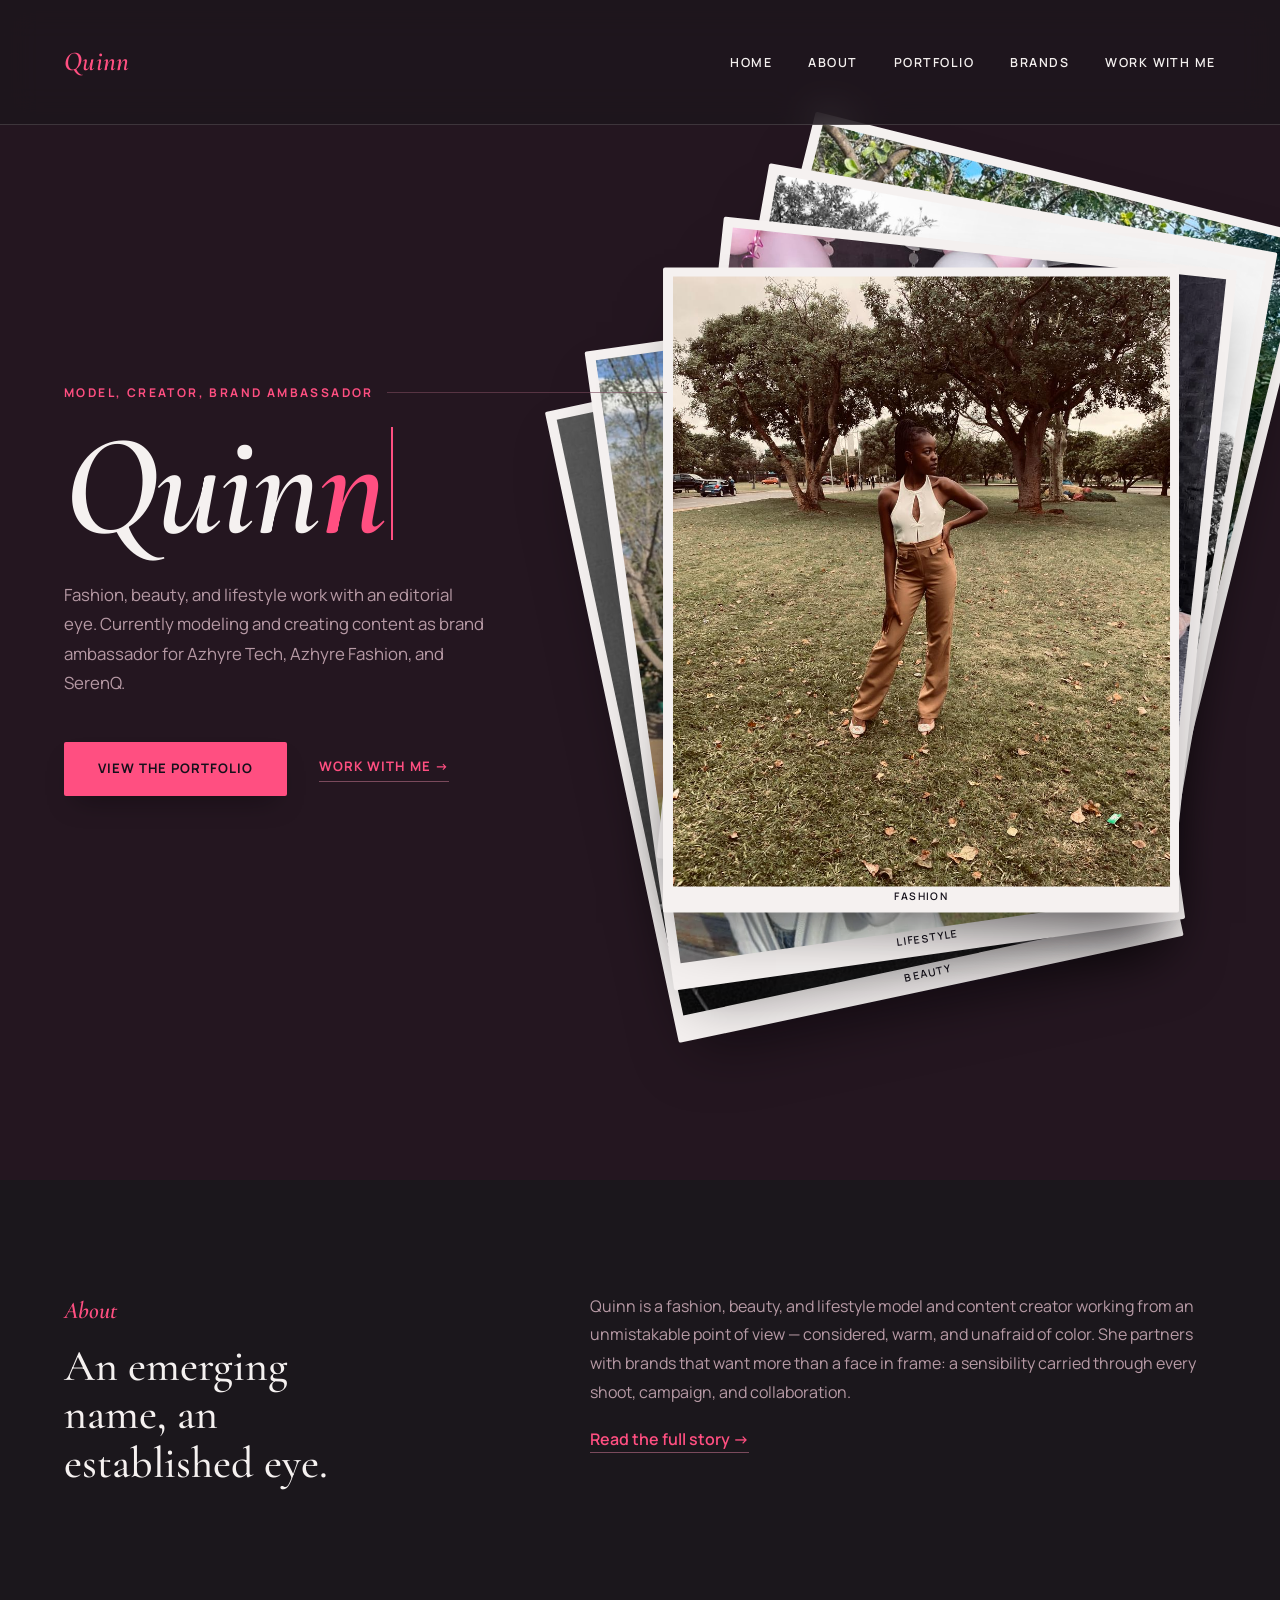
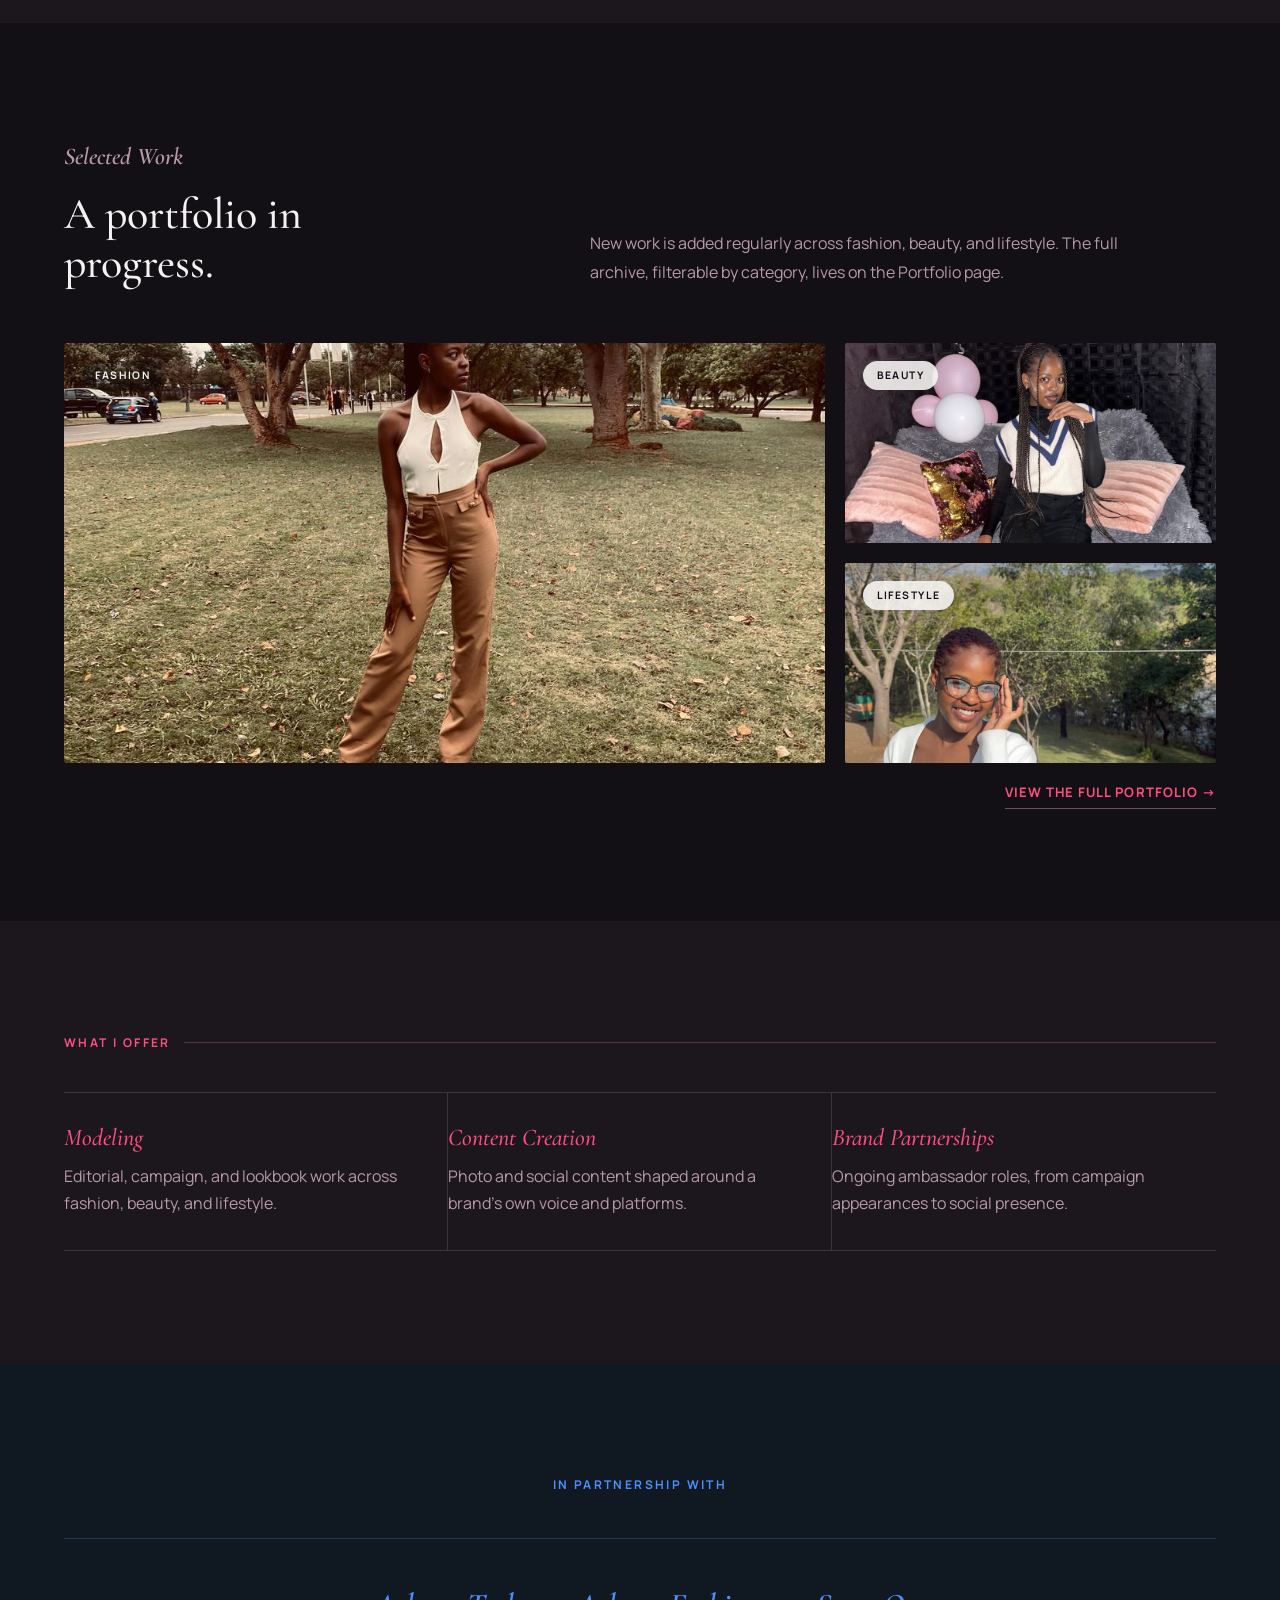
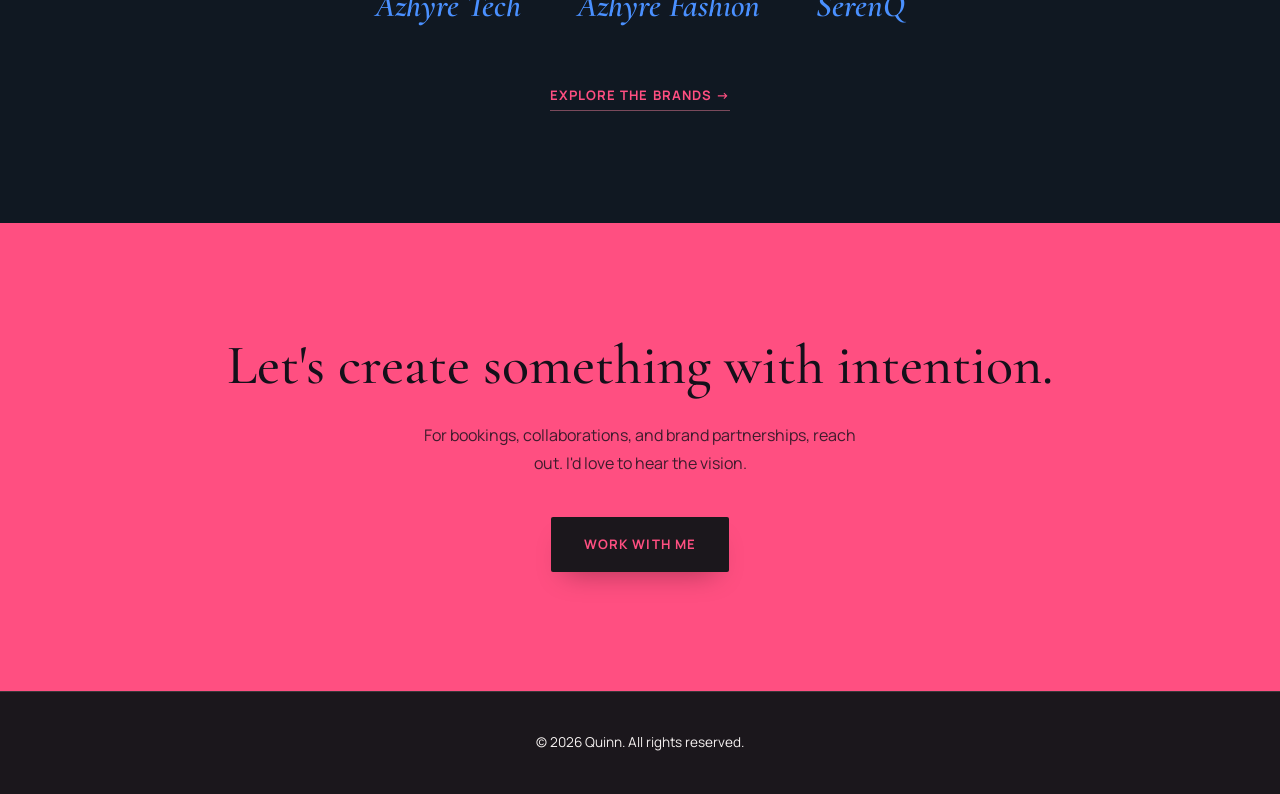
<file: index.html>
<!DOCTYPE html>
<html lang="en">
<head>
  <meta charset="UTF-8">
  <meta name="viewport" content="width=device-width, initial-scale=1.0">
  <title>Quinn | Home</title>
  <meta name="description" content="Quinn: fashion, beauty, and lifestyle model and content creator, brand ambassador for Azhyre Tech, Azhyre Fashion, and SerenQ.">
  <link rel="icon" href="images/icons/favicon.ico">
  <link rel="preconnect" href="https://fonts.googleapis.com">
  <link rel="preconnect" href="https://fonts.gstatic.com" crossorigin>
  <link href="https://fonts.googleapis.com/css2?family=Cormorant+Garamond:ital,wght@0,500;0,600;1,500;1,600&family=Manrope:wght@400;500;600;700&display=swap" rel="stylesheet">
  <link rel="stylesheet" href="css/style.css">
  <link rel="stylesheet" href="css/responsive.css">
</head>
<body>
  <!--
    THESIS: A personal brand front door reads as a fashion lookbook's opening
    spread, not a template influencer landing page with a centered headshot
    and a CTA button.
    OWN-WORLD: Editorial lookbook/comp-card grammar — white/pearl ground,
    blush-pink and dusty-sky-blue feature panels, off-black ink, dusty
    rose CTAs, navy blue secondary accent; oversized Cormorant Garamond
    cover-line display, Manrope kickers/UI/body; thin rose hairline
    rules; duotone rose/blue clipped silhouette panels standing in for
    photography; asymmetric bleed layout.
    STORY: A visitor understands within seconds who Quinn is, sees proof
    of an editorial eye, and is pulled toward Portfolio or Work With Me.
    FIRST VIEWPORT: Asymmetric masthead — small kicker top-left, oversized
    "Quinn" cover-line bleeding right behind a duotone silhouette panel,
    tagline and dual CTA sit lower-left, off-center.
    FORM: Lookbook-cover concept; brief-pinned world (palette/type/nav
    dictated by the client, no concept roll); single homepage build.
  -->

  <header>
    <nav class="site-nav">
      <div class="glass-ripples" aria-hidden="true"><span></span><span></span><span></span><span></span><span></span><span></span></div>
      <div class="nav-inner container">
        <a href="index.html" class="logo">Quinn</a>
        <button class="nav-toggle" aria-label="Toggle navigation" aria-expanded="false">
          <span class="nav-toggle-bar"></span>
          <span class="nav-toggle-bar"></span>
        </button>
        <div class="nav-scrim"></div>
        <div class="nav-collapse">
          <div class="glass-ripples" aria-hidden="true"><span></span><span></span><span></span><span></span><span></span><span></span></div>
          <ul>
            <li><a href="index.html">Home</a></li>
            <li><a href="about.html">About</a></li>
            <li><a href="portfolio.html">Portfolio</a></li>
            <li><a href="brands/index.html">Brands</a></li>
            <li><a href="contact.html">Work With Me</a></li>
          </ul>
        </div>
      </div>
    </nav>
  </header>

  <main>
    <!-- Hero -->
    <section class="hero">
      <div class="container hero-grid">
        <div class="hero-copy">
          <p class="kicker">Model, Creator, Brand Ambassador</p>
          <h1 class="hero-title"><span class="typewriter">Quin<span class="accent">n</span></span></h1>
          <p class="hero-tagline">
            Fashion, beauty, and lifestyle work with an editorial eye.
            Currently modeling and creating content as brand ambassador
            for Azhyre Tech, Azhyre Fashion, and SerenQ.
          </p>
          <div class="hero-actions">
            <a href="portfolio.html" class="btn-primary">View the Portfolio</a>
            <a href="contact.html" class="btn-secondary">Work With Me →</a>
          </div>
        </div>
        <figure class="hero-visual">
          <div class="polaroid-stack" data-polaroid-stack tabindex="0" role="group" aria-label="Photo stack — press Enter to reshuffle, or use the left and right arrow keys to browse">
            <div class="polaroid-card" data-polaroid-card>
              <img src="images/portfolio/fashion/park-halter-trousers-01.jpg" alt="Fashion look: white cutout halter top and camel trousers, shot in a city park." draggable="false">
              <span class="polaroid-caption">Fashion</span>
            </div>
            <div class="polaroid-card" data-polaroid-card>
              <img src="images/portfolio/beauty/balloon-portrait-01.jpg" alt="Beauty portrait with braided hair, seated in front of a pink and white balloon backdrop." draggable="false">
              <span class="polaroid-caption">Beauty</span>
            </div>
            <div class="polaroid-card" data-polaroid-card>
              <img src="images/portfolio/lifestyle/garden-cardigan-01.jpg" alt="Lifestyle portrait smiling in a white cardigan, garden setting with mountains behind." draggable="false">
              <span class="polaroid-caption">Lifestyle</span>
            </div>
            <div class="polaroid-card" data-polaroid-card>
              <img src="images/portfolio/fashion/tree-road-profile-bw.jpg" alt="Black and white fashion portrait in profile on a tree-lined avenue, wearing a white halter top and braids." draggable="false">
              <span class="polaroid-caption">Fashion</span>
            </div>
            <div class="polaroid-card" data-polaroid-card>
              <img src="images/portfolio/beauty/mirror-selfie-04.jpg" alt="Black and white mirror portrait in a hoodie, seated, looking directly at the camera." draggable="false">
              <span class="polaroid-caption">Beauty</span>
            </div>
            <div class="polaroid-card" data-polaroid-card>
              <img src="images/portfolio/lifestyle/garden-casual.jpg" alt="Candid lifestyle portrait laughing over the shoulder, oversized white top and jeans, garden setting." draggable="false">
              <span class="polaroid-caption">Lifestyle</span>
            </div>
          </div>
        </figure>
      </div>
    </section>

    <!-- About teaser -->
    <section class="about-teaser">
      <div class="container about-grid">
        <div class="reveal">
          <p class="section-kicker">About</p>
          <h2>An emerging name, an established eye.</h2>
        </div>
        <div class="about-copy reveal">
          <!-- Placeholder bio copy, written for Quinn to edit into her own words before launch -->
          <p>
            Quinn is a fashion, beauty, and lifestyle model and content
            creator working from an unmistakable point of view — considered,
            warm, and unafraid of color. She partners with brands that want
            more than a face in frame: a sensibility carried through every
            shoot, campaign, and collaboration.
          </p>
          <a href="about.html" class="text-link">Read the full story →</a>
        </div>
      </div>
    </section>

    <!-- Portfolio teaser -->
    <section class="work-teaser">
      <div class="container">
        <div class="work-intro">
          <div class="reveal">
            <p class="section-kicker">Selected Work</p>
            <h2>A portfolio in progress.</h2>
          </div>
          <p class="reveal">
            New work is added regularly across fashion, beauty, and
            lifestyle. The full archive, filterable by category, lives
            on the Portfolio page.
          </p>
        </div>
        <div class="work-grid reveal">
          <div class="work-panel work-panel--large">
            <img src="images/portfolio/fashion/park-halter-trousers-01.jpg" alt="Fashion look: white cutout halter top and camel trousers, shot in a city park.">
            <span class="work-tag">Fashion</span>
          </div>
          <div class="work-panel work-panel--a">
            <img src="images/portfolio/beauty/balloon-portrait-02.jpg" alt="Beauty portrait, braided hair, balloon backdrop.">
            <span class="work-tag">Beauty</span>
          </div>
          <div class="work-panel work-panel--b">
            <img src="images/portfolio/lifestyle/garden-cardigan-01.jpg" alt="Lifestyle portrait smiling in a white cardigan, garden setting with mountains behind.">
            <span class="work-tag">Lifestyle</span>
          </div>
        </div>
        <p class="work-cta reveal">
          <a href="portfolio.html" class="btn-secondary">View the full portfolio →</a>
        </p>
      </div>
    </section>

    <!-- Services -->
    <section class="focus-section">
      <div class="container">
        <p class="kicker">What I Offer</p>
        <div class="focus-list">
          <div class="focus-item">
            <h3>Modeling</h3>
            <p>Editorial, campaign, and lookbook work across fashion, beauty, and lifestyle.</p>
          </div>
          <div class="focus-item">
            <h3>Content Creation</h3>
            <p>Photo and social content shaped around a brand's own voice and platforms.</p>
          </div>
          <div class="focus-item">
            <h3>Brand Partnerships</h3>
            <p>Ongoing ambassador roles, from campaign appearances to social presence.</p>
          </div>
        </div>
      </div>
    </section>

    <!-- Brand strip -->
    <section class="brand-strip">
      <div class="container reveal">
        <p class="kicker">In Partnership With</p>
        <div class="brand-row">
          <a href="brands/azhyre-tech.html">Azhyre Tech</a>
          <a href="brands/azhyre-fashion.html">Azhyre Fashion</a>
          <a href="brands/serenq.html">SerenQ</a>
        </div>
        <p class="work-cta">
          <a href="brands/index.html" class="btn-secondary">Explore the Brands →</a>
        </p>
      </div>
    </section>

    <!-- Closing CTA -->
    <section class="cta-close">
      <div class="container reveal">
        <h2>Let's create something with intention.</h2>
        <p>
          For bookings, collaborations, and brand partnerships, reach
          out. I'd love to hear the vision.
        </p>
        <a href="contact.html" class="btn-primary-inverse">Work With Me</a>
      </div>
    </section>
  </main>

  <footer class="site-footer">
    <p>&copy; 2026 Quinn. All rights reserved.</p>
  </footer>

  <script src="js/main.js"></script>
</body>
</html>
</file>
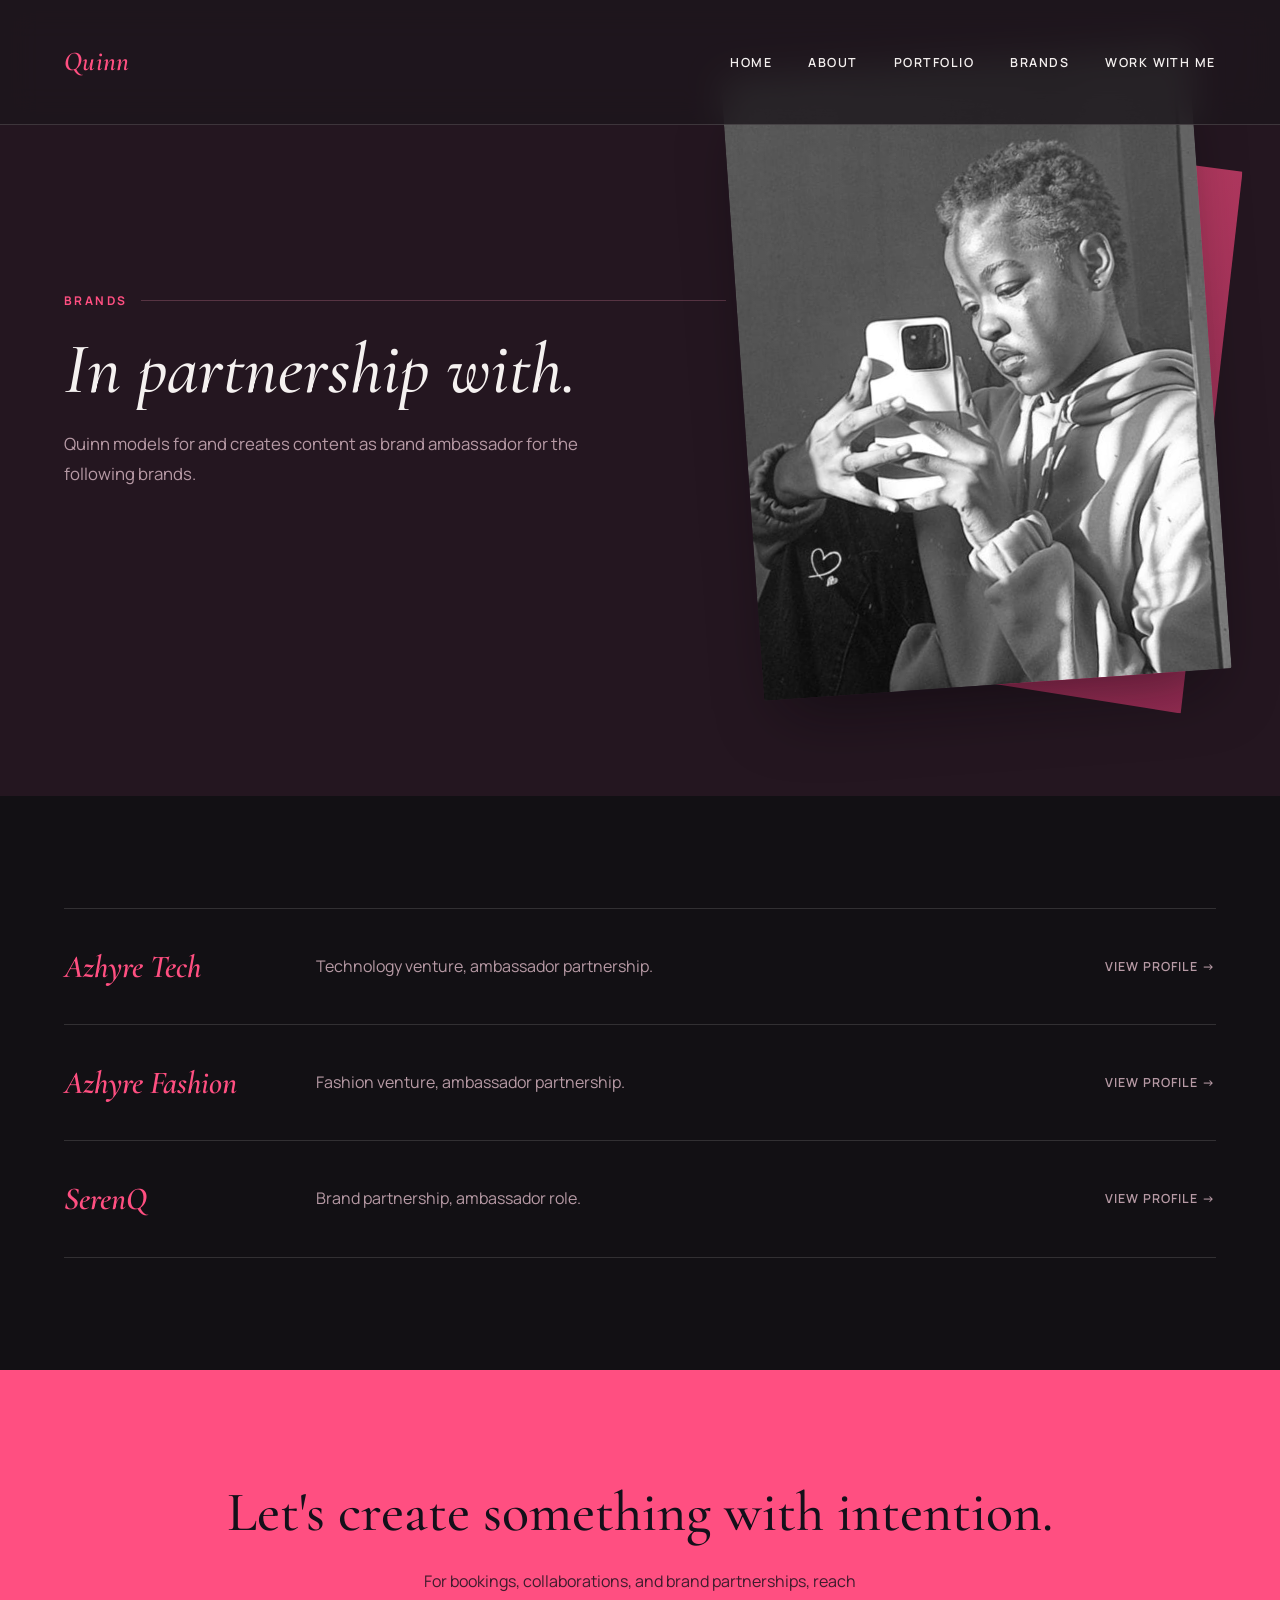
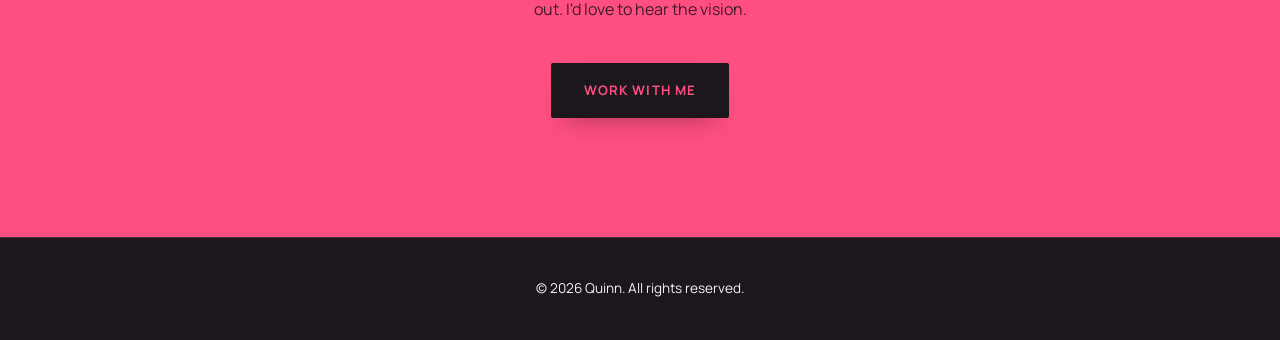
<file: brands/index.html>
<!DOCTYPE html>
<html lang="en">
<head>
  <meta charset="UTF-8">
  <meta name="viewport" content="width=device-width, initial-scale=1.0">
  <title>Quinn | Brands</title>
  <meta name="description" content="Brands Quinn represents as a model and brand ambassador: Azhyre Tech, Azhyre Fashion, and SerenQ.">
  <link rel="icon" href="../images/icons/favicon.ico">
  <link rel="preconnect" href="https://fonts.googleapis.com">
  <link rel="preconnect" href="https://fonts.gstatic.com" crossorigin>
  <link href="https://fonts.googleapis.com/css2?family=Cormorant+Garamond:ital,wght@0,500;0,600;1,500;1,600&family=Manrope:wght@400;500;600;700&display=swap" rel="stylesheet">
  <link rel="stylesheet" href="../css/style.css">
  <link rel="stylesheet" href="../css/responsive.css">
</head>
<body>
  <!--
    THESIS: the brands index reads as an editorial masthead's partner
    credits line, expanded into full rows, not a logo-tile grid.
    OWN-WORLD: inherited from index.html.
    STORY: a visitor sees which brands Quinn represents and can open
    each for a fuller placeholder profile.
    FIRST VIEWPORT: page-header masthead, then a hairline-divided list
    of brand rows.
    FORM: established-world extension, no concept roll.
  -->

  <header>
    <nav class="site-nav">
      <div class="glass-ripples" aria-hidden="true"><span></span><span></span><span></span><span></span><span></span><span></span></div>
      <div class="nav-inner container">
        <a href="../index.html" class="logo">Quinn</a>
        <button class="nav-toggle" aria-label="Toggle navigation" aria-expanded="false">
          <span class="nav-toggle-bar"></span>
          <span class="nav-toggle-bar"></span>
        </button>
        <div class="nav-scrim"></div>
        <div class="nav-collapse">
          <div class="glass-ripples" aria-hidden="true"><span></span><span></span><span></span><span></span><span></span><span></span></div>
          <ul>
            <li><a href="../index.html">Home</a></li>
            <li><a href="../about.html">About</a></li>
            <li><a href="../portfolio.html">Portfolio</a></li>
            <li><a href="index.html" aria-current="page">Brands</a></li>
            <li><a href="../contact.html">Work With Me</a></li>
          </ul>
        </div>
      </div>
    </nav>
  </header>

  <main>
    <section class="page-header">
      <div class="container page-header-grid">
        <div>
          <p class="kicker">Brands</p>
          <h1>In partnership with.</h1>
          <p class="page-header-intro">
            Quinn models for and creates content as brand ambassador
            for the following brands.
          </p>
        </div>
        <figure class="page-header-visual">
          <div class="page-header-photo-frame">
            <div class="page-header-photo-back"></div>
            <div class="page-header-photo">
              <img data-header-photo src="../images/portfolio/beauty/mirror-selfie-04.jpg" alt="Black and white mirror portrait in a hoodie, seated, looking directly at the camera." loading="lazy">
            </div>
          </div>
        </figure>
      </div>
    </section>

    <section class="brand-index-section">
      <div class="container">
        <div class="brand-index-list">
          <a href="azhyre-tech.html" class="brand-index-row">
            <span class="brand-index-name">Azhyre Tech</span>
            <span class="brand-index-desc">Technology venture, ambassador partnership.</span>
            <span class="brand-index-arrow">View profile →</span>
          </a>
          <a href="azhyre-fashion.html" class="brand-index-row">
            <span class="brand-index-name">Azhyre Fashion</span>
            <span class="brand-index-desc">Fashion venture, ambassador partnership.</span>
            <span class="brand-index-arrow">View profile →</span>
          </a>
          <a href="serenq.html" class="brand-index-row">
            <span class="brand-index-name">SerenQ</span>
            <span class="brand-index-desc">Brand partnership, ambassador role.</span>
            <span class="brand-index-arrow">View profile →</span>
          </a>
        </div>
      </div>
    </section>

    <section class="cta-close">
      <div class="container reveal">
        <h2>Let's create something with intention.</h2>
        <p>
          For bookings, collaborations, and brand partnerships, reach
          out. I'd love to hear the vision.
        </p>
        <a href="../contact.html" class="btn-primary-inverse">Work With Me</a>
      </div>
    </section>
  </main>

  <footer class="site-footer">
    <p>&copy; 2026 Quinn. All rights reserved.</p>
  </footer>

  <script src="../js/main.js"></script>
</body>
</html>
</file>
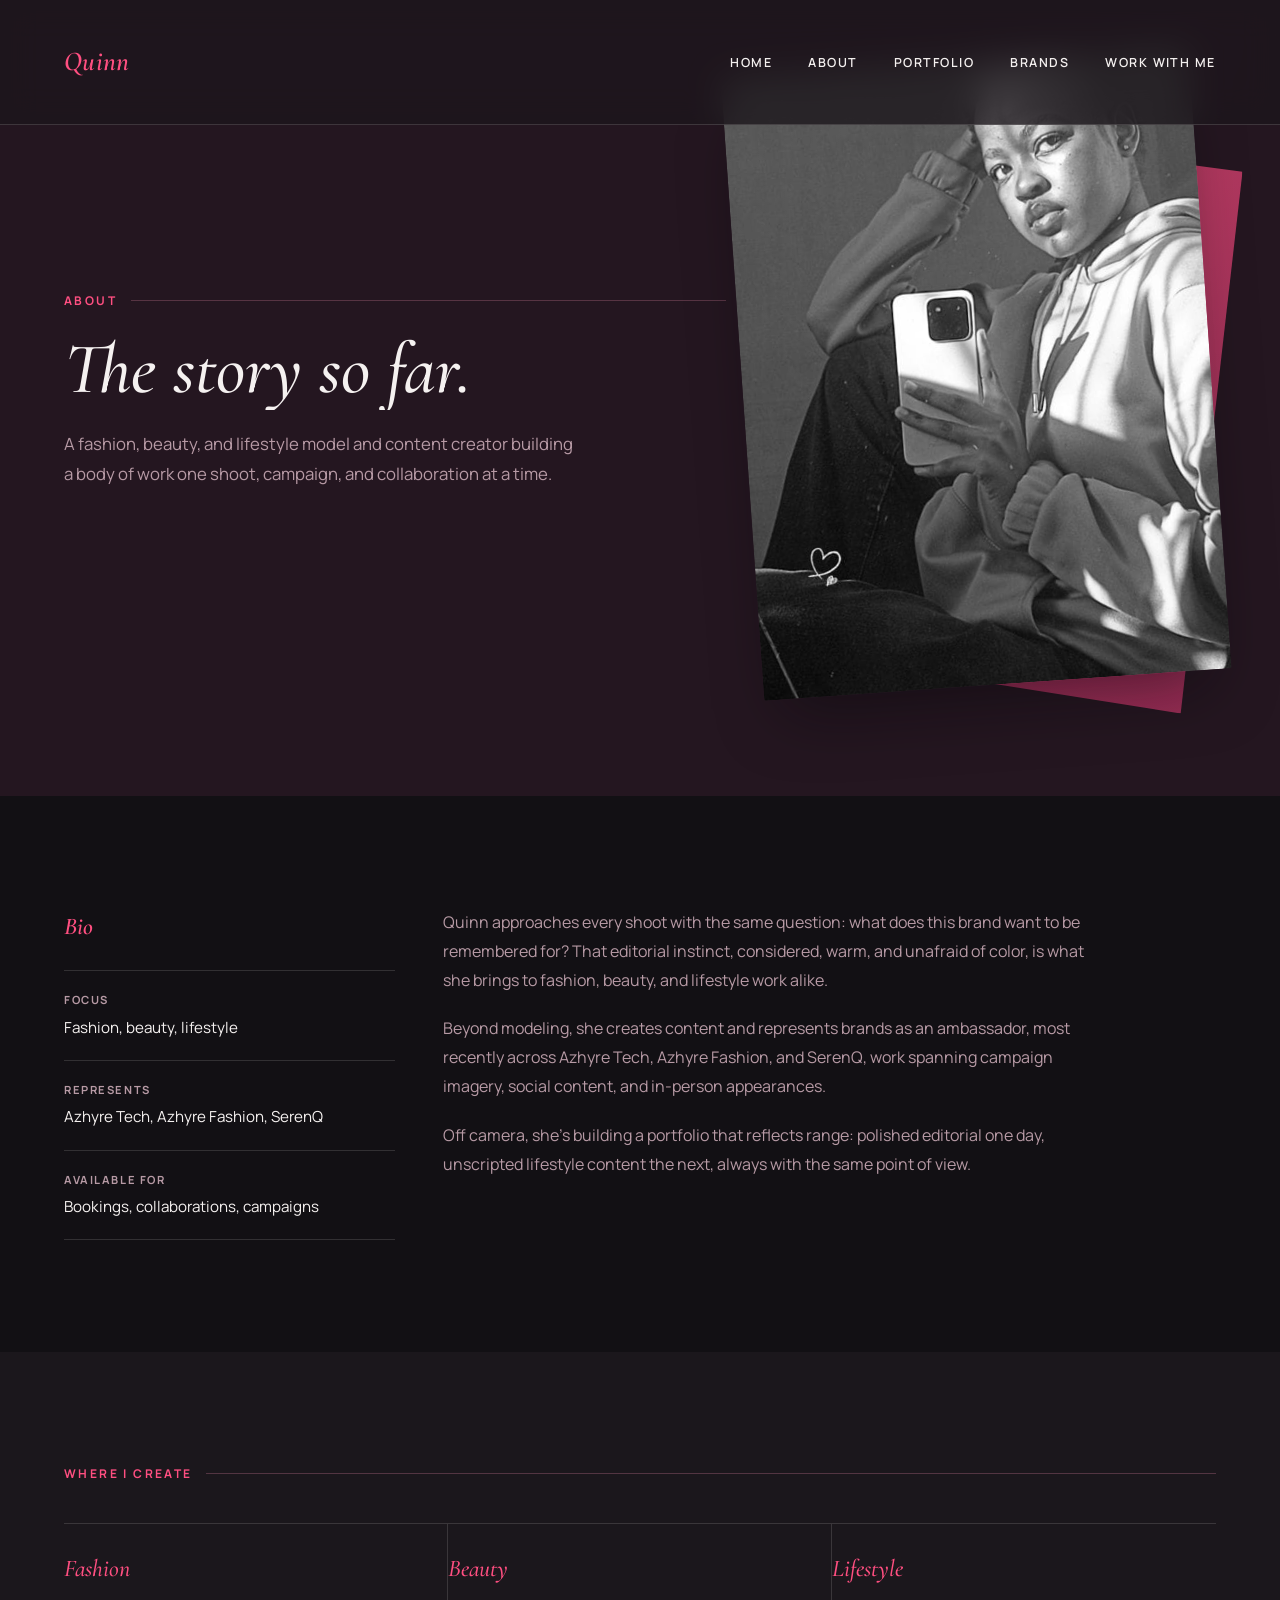
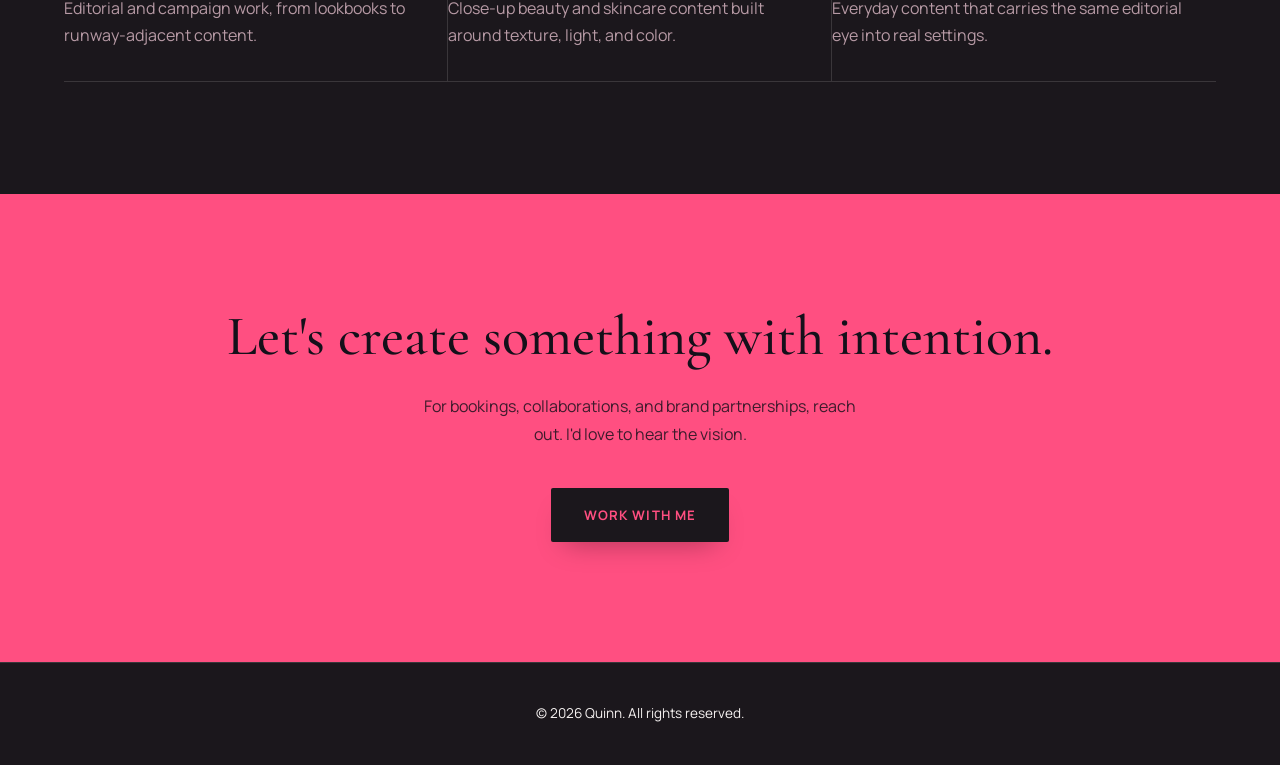
<file: about.html>
<!DOCTYPE html>
<html lang="en">
<head>
  <meta charset="UTF-8">
  <meta name="viewport" content="width=device-width, initial-scale=1.0">
  <title>Quinn | About</title>
  <meta name="description" content="About Quinn: fashion, beauty, and lifestyle model and content creator, brand ambassador for Azhyre Tech, Azhyre Fashion, and SerenQ.">
  <link rel="icon" href="images/icons/favicon.ico">
  <link rel="preconnect" href="https://fonts.googleapis.com">
  <link rel="preconnect" href="https://fonts.gstatic.com" crossorigin>
  <link href="https://fonts.googleapis.com/css2?family=Cormorant+Garamond:ital,wght@0,500;0,600;1,500;1,600&family=Manrope:wght@400;500;600;700&display=swap" rel="stylesheet">
  <link rel="stylesheet" href="css/style.css">
  <link rel="stylesheet" href="css/responsive.css">
</head>
<body>
  <!--
    THESIS: An about page reads as the contributor page of a lookbook, not
    a generic bio card with a headshot and a bullet list.
    OWN-WORLD: inherited from index.html — same palette, type, kicker and
    hairline-rule system, duotone silhouette panel motif reused at a
    quieter, page-header scale (no masthead-scale overlap here; About is
    Read-leaning, legibility outranks spectacle).
    STORY: a visitor gets a fuller sense of who Quinn is and what she
    focuses on, then is pointed toward Portfolio or Work With Me.
    FIRST VIEWPORT: page-header masthead — kicker, serif heading, intro
    paragraph, a smaller bleeding duotone panel on the right.
    FORM: established-world extension, no concept roll.
  -->

  <header>
    <nav class="site-nav">
      <div class="glass-ripples" aria-hidden="true"><span></span><span></span><span></span><span></span><span></span><span></span></div>
      <div class="nav-inner container">
        <a href="index.html" class="logo">Quinn</a>
        <button class="nav-toggle" aria-label="Toggle navigation" aria-expanded="false">
          <span class="nav-toggle-bar"></span>
          <span class="nav-toggle-bar"></span>
        </button>
        <div class="nav-scrim"></div>
        <div class="nav-collapse">
          <div class="glass-ripples" aria-hidden="true"><span></span><span></span><span></span><span></span><span></span><span></span></div>
          <ul>
            <li><a href="index.html">Home</a></li>
            <li><a href="about.html" aria-current="page">About</a></li>
            <li><a href="portfolio.html">Portfolio</a></li>
            <li><a href="brands/index.html">Brands</a></li>
            <li><a href="contact.html">Work With Me</a></li>
          </ul>
        </div>
      </div>
    </nav>
  </header>

  <main>
    <!-- Page header -->
    <section class="page-header">
      <div class="container page-header-grid">
        <div>
          <p class="kicker">About</p>
          <h1>The story so far.</h1>
          <p class="page-header-intro">
            A fashion, beauty, and lifestyle model and content creator
            building a body of work one shoot, campaign, and
            collaboration at a time.
          </p>
        </div>
        <figure class="page-header-visual">
          <div class="page-header-photo-frame">
            <div class="page-header-photo-back"></div>
            <div class="page-header-photo">
              <img data-header-photo src="images/portfolio/beauty/mirror-selfie-01.jpg" alt="Black and white mirror portrait in a hoodie, head tilted, looking down at the phone screen." loading="lazy">
            </div>
          </div>
        </figure>
      </div>
    </section>

    <!-- Bio -->
    <section class="bio-section">
      <div class="container bio-grid">
        <div class="at-a-glance">
          <p class="section-kicker">Bio</p>
          <dl class="glance-list">
            <div class="glance-item">
              <dt>Focus</dt>
              <dd>Fashion, beauty, lifestyle</dd>
            </div>
            <div class="glance-item">
              <dt>Represents</dt>
              <dd>Azhyre Tech, Azhyre Fashion, SerenQ</dd>
            </div>
            <div class="glance-item">
              <dt>Available For</dt>
              <dd>Bookings, collaborations, campaigns</dd>
            </div>
          </dl>
        </div>
        <div class="bio-copy">
          <!-- Placeholder bio copy, written for Quinn to edit into her own words before launch -->
          <p>
            Quinn approaches every shoot with the same question: what
            does this brand want to be remembered for? That editorial
            instinct, considered, warm, and unafraid of color, is what
            she brings to fashion, beauty, and lifestyle work alike.
          </p>
          <p>
            Beyond modeling, she creates content and represents brands
            as an ambassador, most recently across Azhyre Tech, Azhyre
            Fashion, and SerenQ, work spanning campaign imagery, social
            content, and in-person appearances.
          </p>
          <p>
            Off camera, she's building a portfolio that reflects range:
            polished editorial one day, unscripted lifestyle content the
            next, always with the same point of view.
          </p>
        </div>
      </div>
    </section>

    <!-- Focus areas -->
    <section class="focus-section">
      <div class="container">
        <p class="kicker">Where I Create</p>
        <div class="focus-list">
          <div class="focus-item">
            <h3>Fashion</h3>
            <p>Editorial and campaign work, from lookbooks to runway-adjacent content.</p>
          </div>
          <div class="focus-item">
            <h3>Beauty</h3>
            <p>Close-up beauty and skincare content built around texture, light, and color.</p>
          </div>
          <div class="focus-item">
            <h3>Lifestyle</h3>
            <p>Everyday content that carries the same editorial eye into real settings.</p>
          </div>
        </div>
      </div>
    </section>

    <!-- Closing CTA -->
    <section class="cta-close">
      <div class="container reveal">
        <h2>Let's create something with intention.</h2>
        <p>
          For bookings, collaborations, and brand partnerships, reach
          out. I'd love to hear the vision.
        </p>
        <a href="contact.html" class="btn-primary-inverse">Work With Me</a>
      </div>
    </section>
  </main>

  <footer class="site-footer">
    <p>&copy; 2026 Quinn. All rights reserved.</p>
  </footer>

  <script src="js/main.js"></script>
</body>
</html>
</file>
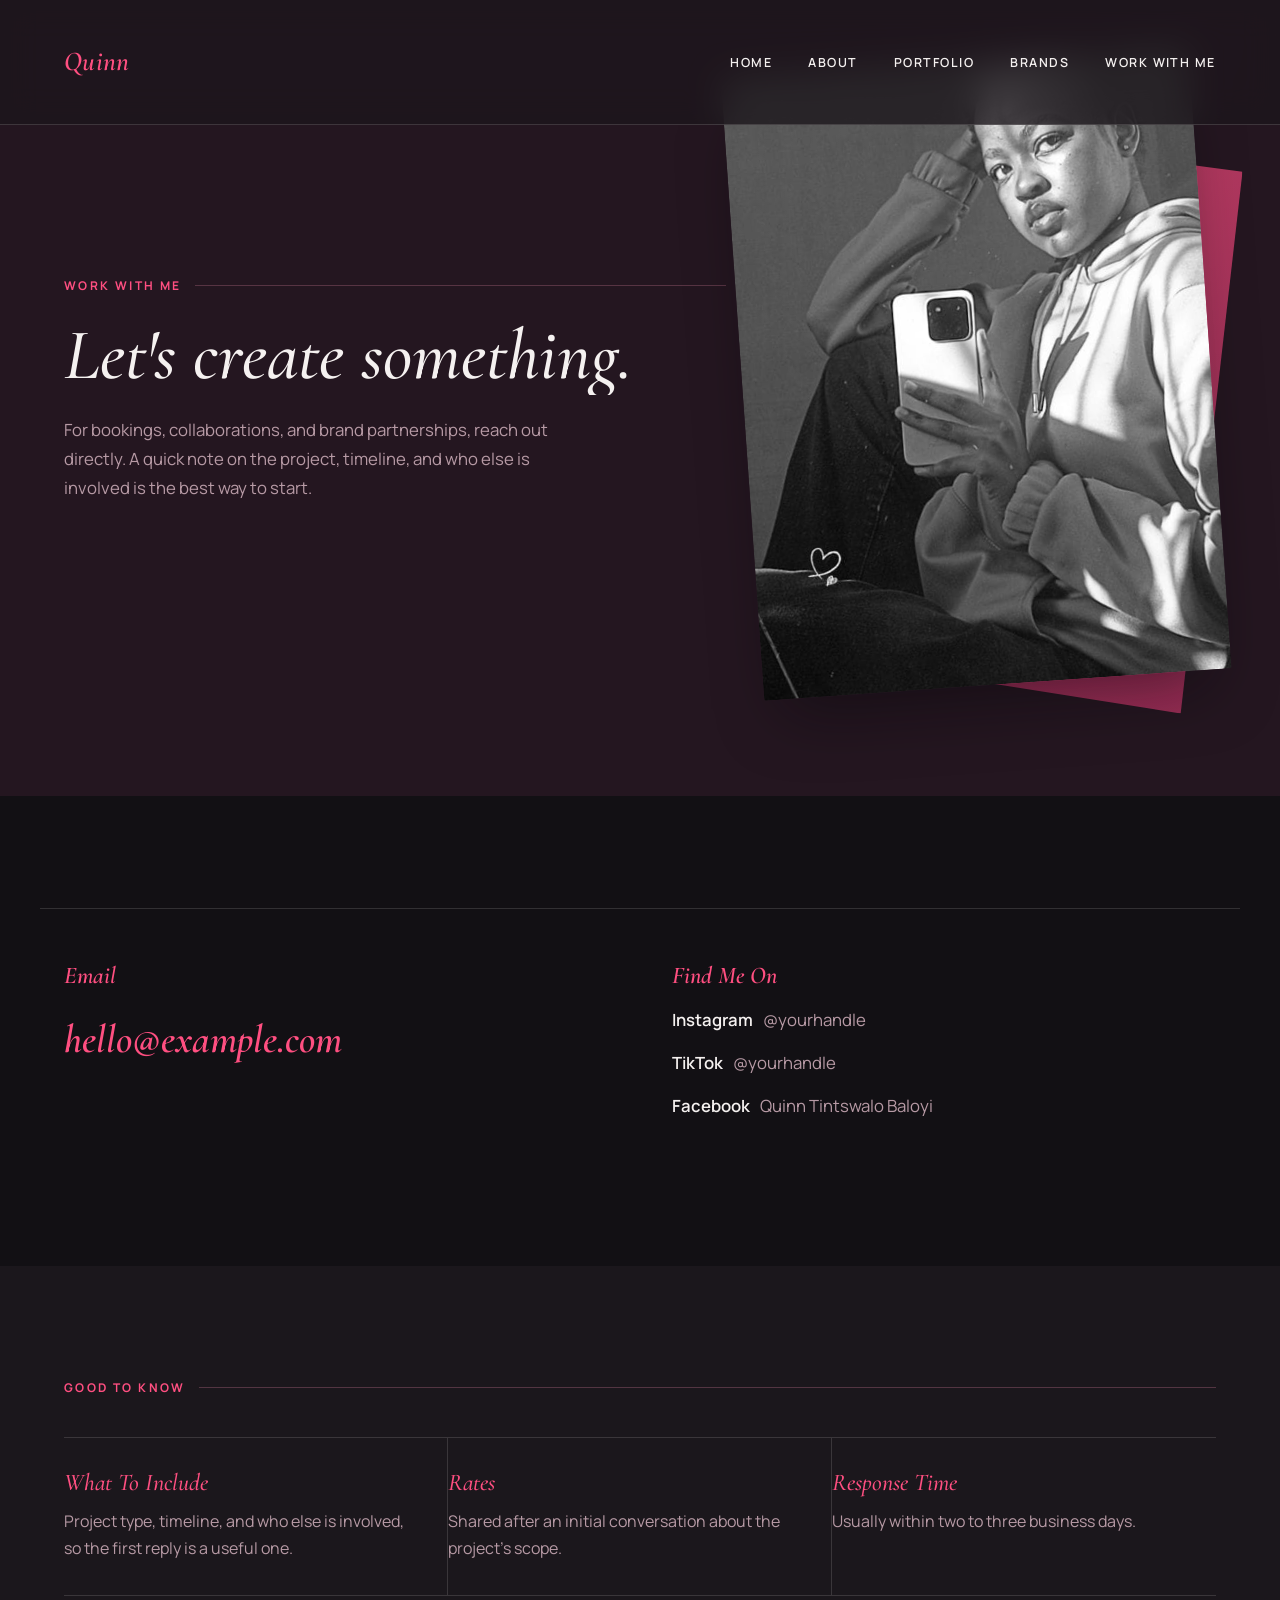
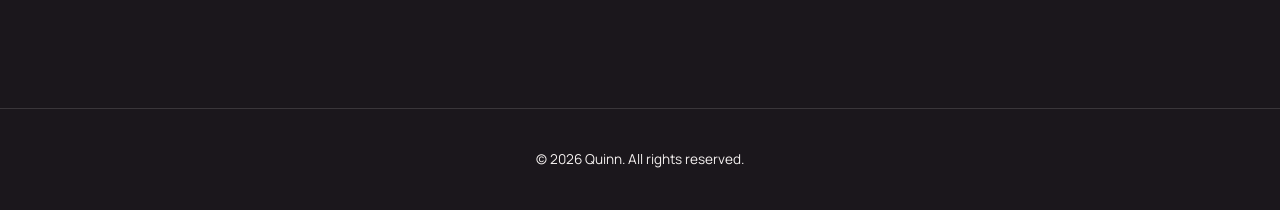
<file: contact.html>
<!DOCTYPE html>
<html lang="en">
<head>
  <meta charset="UTF-8">
  <meta name="viewport" content="width=device-width, initial-scale=1.0">
  <title>Quinn | Work With Me</title>
  <meta name="description" content="Work with Quinn: bookings, collaborations, and brand partnerships.">
  <link rel="icon" href="images/icons/favicon.ico">
  <link rel="preconnect" href="https://fonts.googleapis.com">
  <link rel="preconnect" href="https://fonts.gstatic.com" crossorigin>
  <link href="https://fonts.googleapis.com/css2?family=Cormorant+Garamond:ital,wght@0,500;0,600;1,500;1,600&family=Manrope:wght@400;500;600;700&display=swap" rel="stylesheet">
  <link rel="stylesheet" href="css/style.css">
  <link rel="stylesheet" href="css/responsive.css">
</head>
<body>
  <!--
    THESIS: the contact page reads as the masthead's "get in touch" line,
    direct and editorial, not a generic contact form.
    OWN-WORLD: inherited from index.html.
    STORY: a visitor with a booking, collaboration, or partnership in
    mind finds exactly how to reach Quinn in seconds.
    FIRST VIEWPORT: page-header masthead, then an email + socials block.
    FORM: established-world extension, no concept roll.
  -->

  <header>
    <nav class="site-nav">
      <div class="glass-ripples" aria-hidden="true"><span></span><span></span><span></span><span></span><span></span><span></span></div>
      <div class="nav-inner container">
        <a href="index.html" class="logo">Quinn</a>
        <button class="nav-toggle" aria-label="Toggle navigation" aria-expanded="false">
          <span class="nav-toggle-bar"></span>
          <span class="nav-toggle-bar"></span>
        </button>
        <div class="nav-scrim"></div>
        <div class="nav-collapse">
          <div class="glass-ripples" aria-hidden="true"><span></span><span></span><span></span><span></span><span></span><span></span></div>
          <ul>
            <li><a href="index.html">Home</a></li>
            <li><a href="about.html">About</a></li>
            <li><a href="portfolio.html">Portfolio</a></li>
            <li><a href="brands/index.html">Brands</a></li>
            <li><a href="contact.html" aria-current="page">Work With Me</a></li>
          </ul>
        </div>
      </div>
    </nav>
  </header>

  <main>
    <section class="page-header">
      <div class="container page-header-grid">
        <div>
          <p class="kicker">Work With Me</p>
          <h1>Let's create something.</h1>
          <p class="page-header-intro">
            For bookings, collaborations, and brand partnerships, reach
            out directly. A quick note on the project, timeline, and
            who else is involved is the best way to start.
          </p>
        </div>
        <figure class="page-header-visual">
          <div class="page-header-photo-frame">
            <div class="page-header-photo-back"></div>
            <div class="page-header-photo">
              <img data-header-photo src="images/portfolio/beauty/mirror-selfie-03.jpg" alt="Black and white mirror portrait in a hoodie, hand resting on top of head, looking down at the phone screen." loading="lazy">
            </div>
          </div>
        </figure>
      </div>
    </section>

    <section class="contact-section">
      <div class="container contact-grid">
        <!-- Placeholder contact info — swap in Quinn's real email, domain, and social handles before launch -->
        <div class="contact-block">
          <p class="section-kicker">Email</p>
          <a href="mailto:hello@example.com" class="contact-email">hello@example.com</a>
        </div>
        <div class="contact-block">
          <p class="section-kicker">Find Me On</p>
          <div class="contact-socials">
            <a href="https://instagram.com/yourhandle" class="contact-social">Instagram <span>@yourhandle</span></a>
            <a href="https://tiktok.com/@yourhandle" class="contact-social">TikTok <span>@yourhandle</span></a>
            <a href="https://www.facebook.com/yourprofile" class="contact-social">Facebook <span>Quinn Tintswalo Baloyi</span></a>
          </div>
        </div>
      </div>
    </section>

    <!-- Good to know -->
    <section class="focus-section">
      <div class="container">
        <p class="kicker">Good To Know</p>
        <div class="focus-list">
          <div class="focus-item">
            <h3>What To Include</h3>
            <p>Project type, timeline, and who else is involved, so the first reply is a useful one.</p>
          </div>
          <div class="focus-item">
            <h3>Rates</h3>
            <p>Shared after an initial conversation about the project's scope.</p>
          </div>
          <div class="focus-item">
            <h3>Response Time</h3>
            <p>Usually within two to three business days.</p>
          </div>
        </div>
      </div>
    </section>
  </main>

  <footer class="site-footer">
    <p>&copy; 2026 Quinn. All rights reserved.</p>
  </footer>

  <script src="js/main.js"></script>
</body>
</html>
</file>
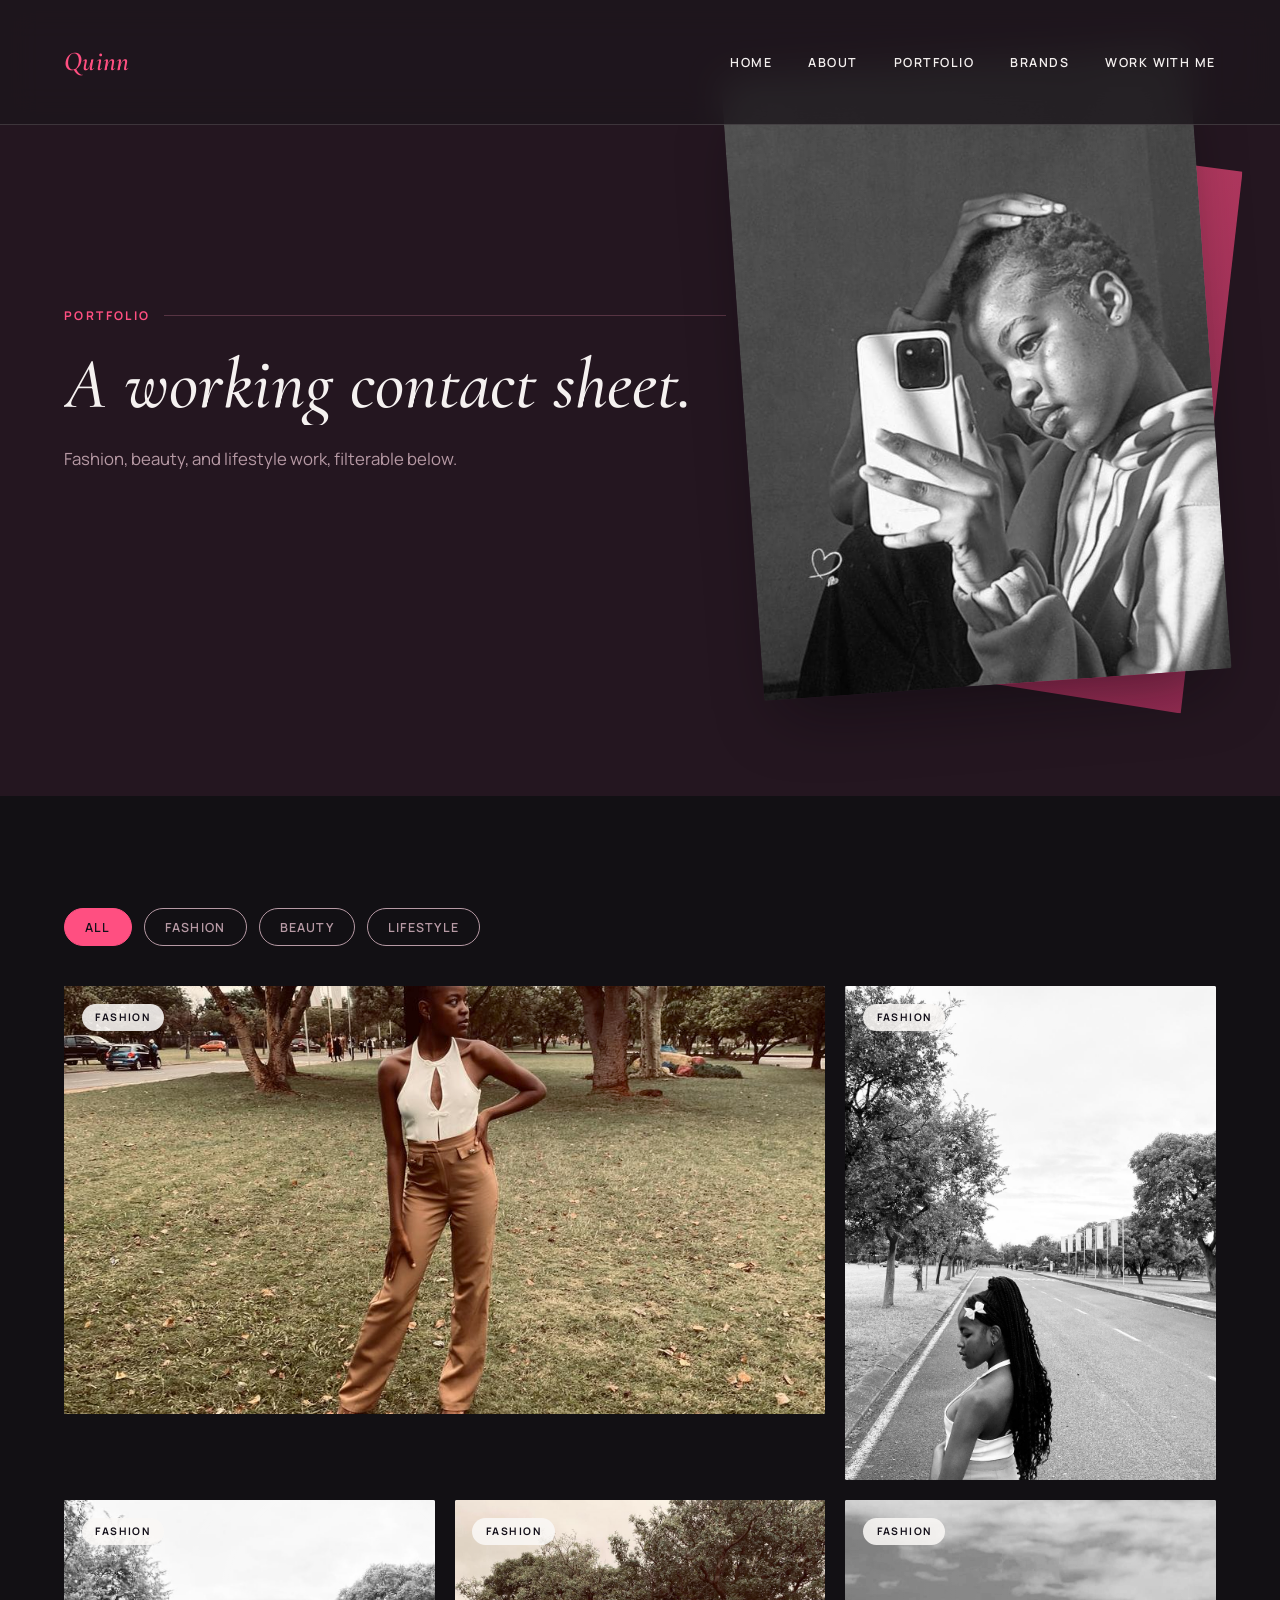
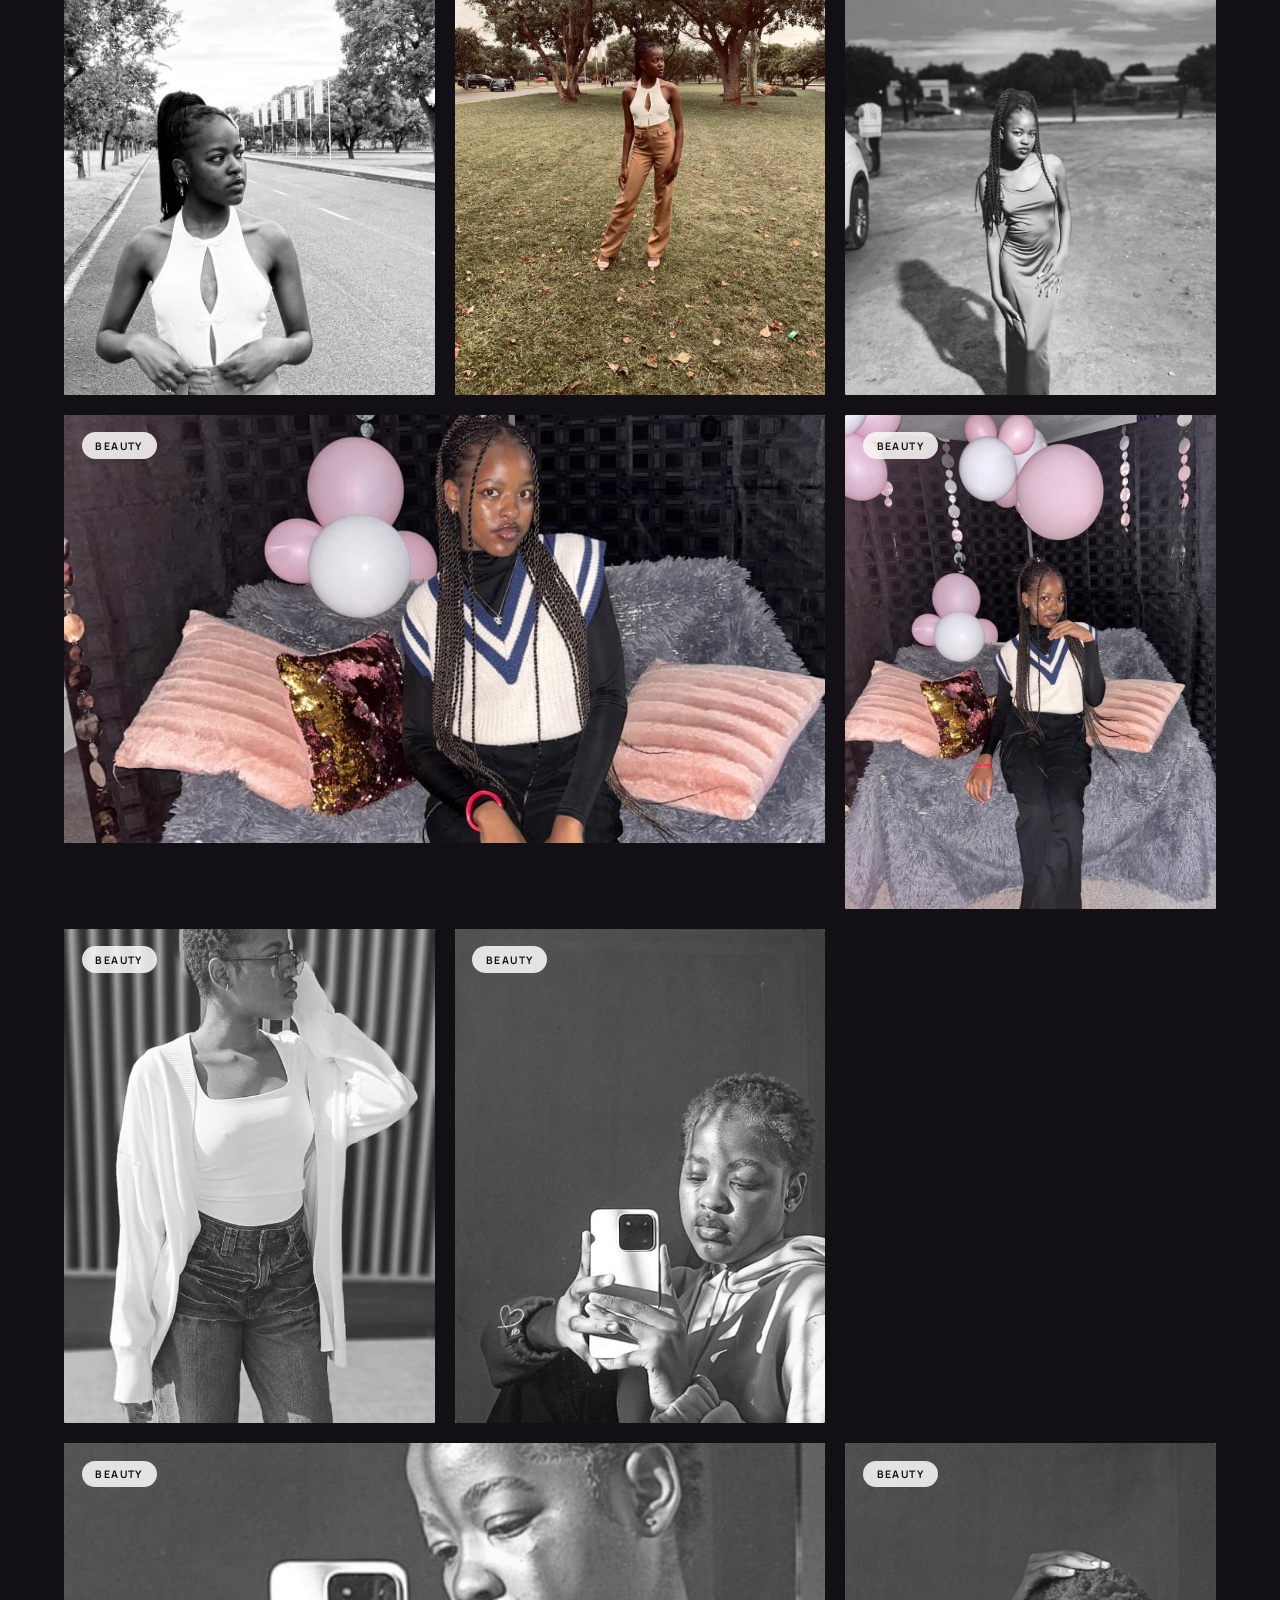
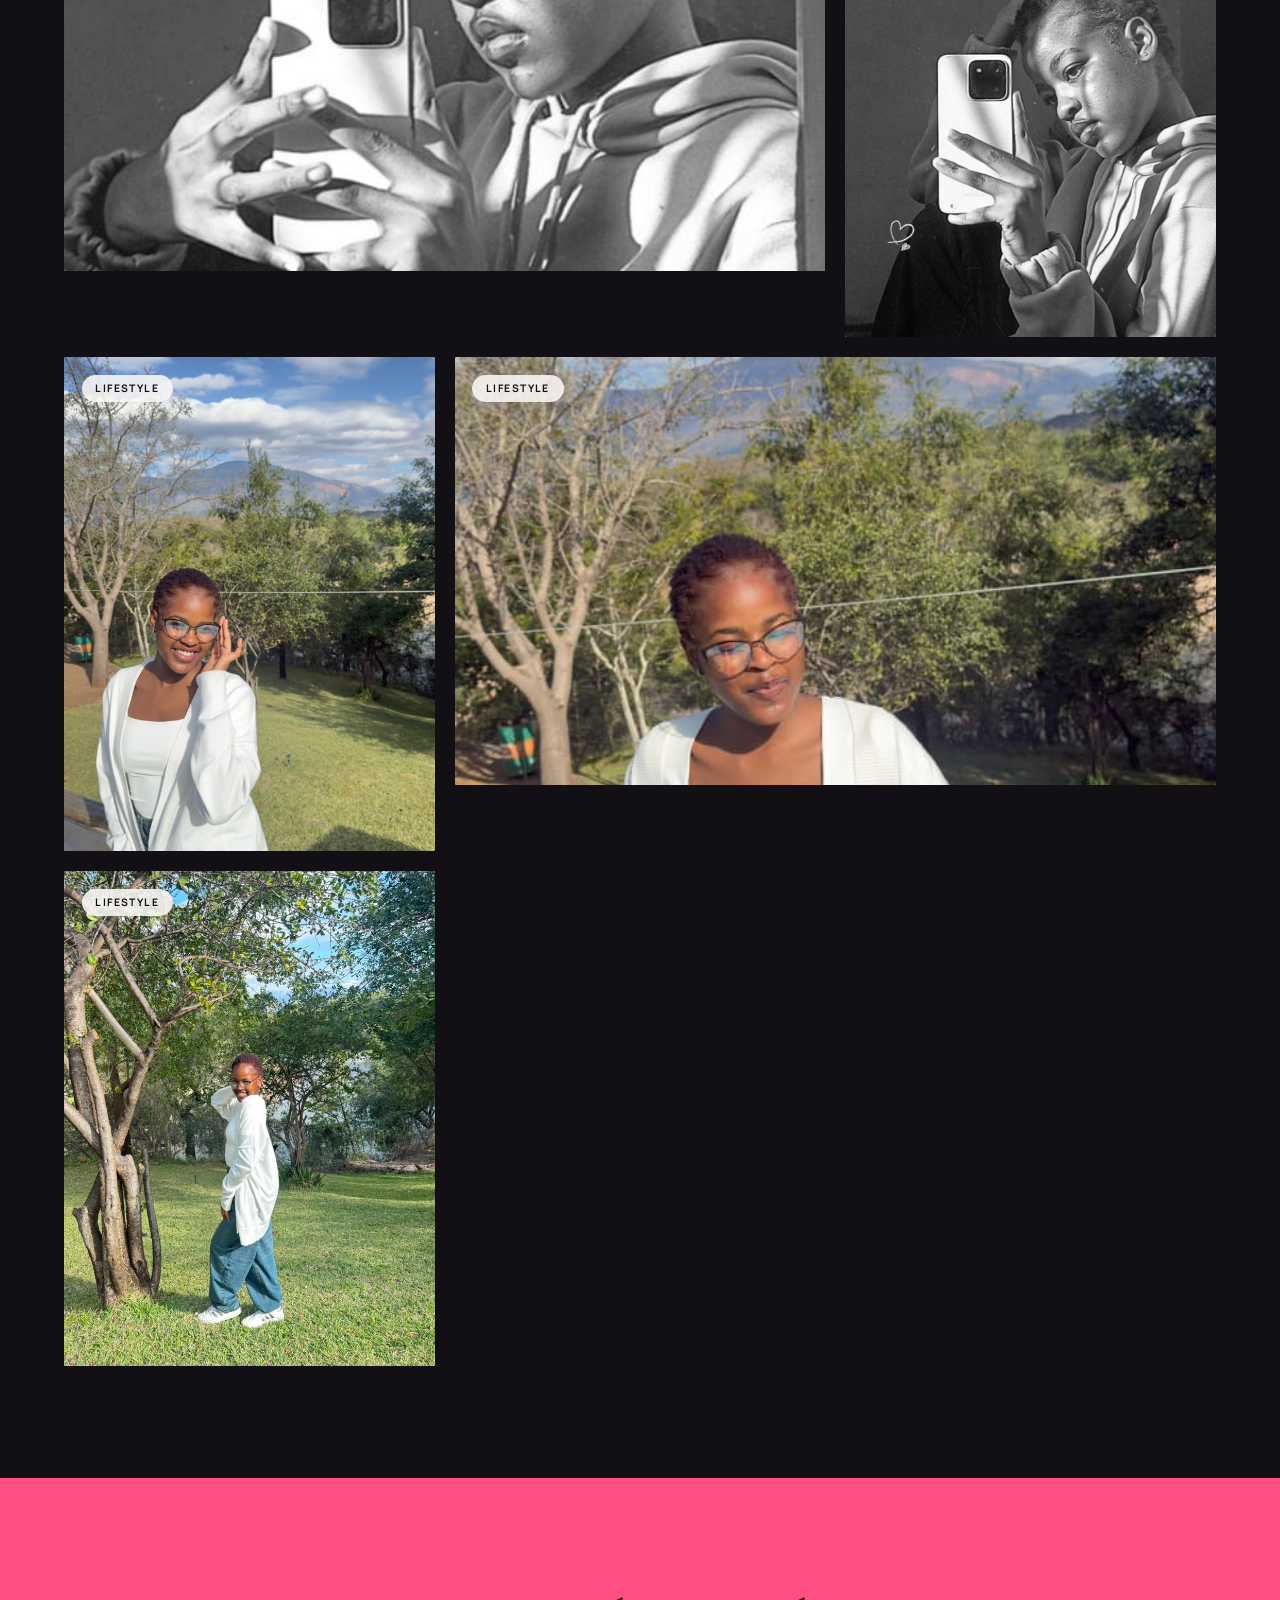
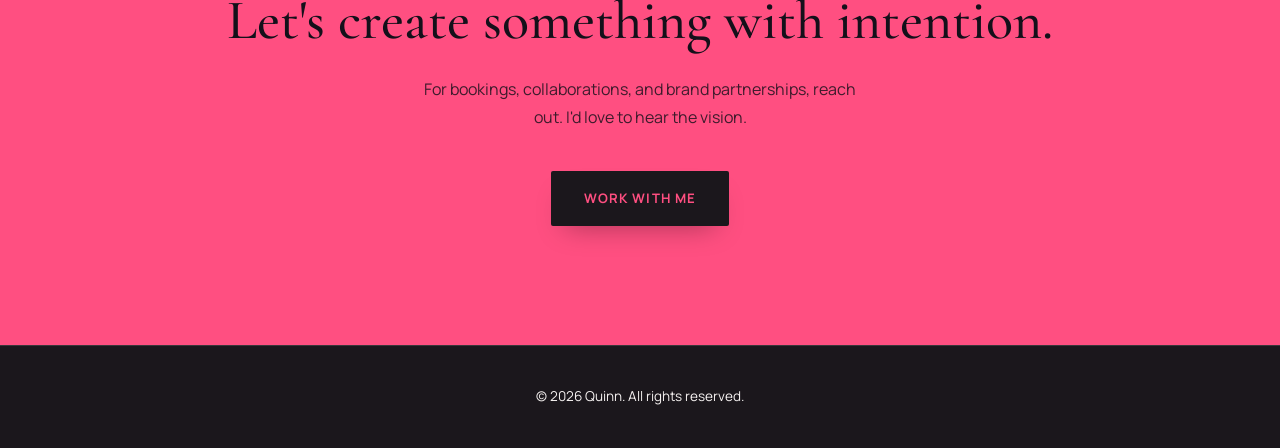
<file: portfolio.html>
<!DOCTYPE html>
<html lang="en">
<head>
  <meta charset="UTF-8">
  <meta name="viewport" content="width=device-width, initial-scale=1.0">
  <title>Quinn | Portfolio</title>
  <meta name="description" content="Quinn's portfolio: fashion, beauty, and lifestyle work.">
  <link rel="icon" href="images/icons/favicon.ico">
  <link rel="preconnect" href="https://fonts.googleapis.com">
  <link rel="preconnect" href="https://fonts.gstatic.com" crossorigin>
  <link href="https://fonts.googleapis.com/css2?family=Cormorant+Garamond:ital,wght@0,500;0,600;1,500;1,600&family=Manrope:wght@400;500;600;700&display=swap" rel="stylesheet">
  <link rel="stylesheet" href="css/style.css">
  <link rel="stylesheet" href="css/responsive.css">
</head>
<body>
  <!--
    THESIS: the portfolio reads as a magazine contact sheet, varied crop
    and scale per frame, not a uniform photo-grid gallery.
    OWN-WORLD: inherited from index.html.
    STORY: a visitor filters by category and opens a frame to see it at
    scale, exactly the browsing behaviour a real lookbook rewards.
    FIRST VIEWPORT: page-header masthead, then filter pills, then the
    asymmetric contact-sheet grid.
    FORM: established-world extension, no concept roll.
  -->

  <header>
    <nav class="site-nav">
      <div class="glass-ripples" aria-hidden="true"><span></span><span></span><span></span><span></span><span></span><span></span></div>
      <div class="nav-inner container">
        <a href="index.html" class="logo">Quinn</a>
        <button class="nav-toggle" aria-label="Toggle navigation" aria-expanded="false">
          <span class="nav-toggle-bar"></span>
          <span class="nav-toggle-bar"></span>
        </button>
        <div class="nav-scrim"></div>
        <div class="nav-collapse">
          <div class="glass-ripples" aria-hidden="true"><span></span><span></span><span></span><span></span><span></span><span></span></div>
          <ul>
            <li><a href="index.html">Home</a></li>
            <li><a href="about.html">About</a></li>
            <li><a href="portfolio.html" aria-current="page">Portfolio</a></li>
            <li><a href="brands/index.html">Brands</a></li>
            <li><a href="contact.html">Work With Me</a></li>
          </ul>
        </div>
      </div>
    </nav>
  </header>

  <main>
    <!-- Page header -->
    <section class="page-header">
      <div class="container page-header-grid">
        <div>
          <p class="kicker">Portfolio</p>
          <h1>A working contact sheet.</h1>
          <p class="page-header-intro">
            Fashion, beauty, and lifestyle work, filterable below.
          </p>
        </div>
        <figure class="page-header-visual">
          <div class="page-header-photo-frame">
            <div class="page-header-photo-back"></div>
            <div class="page-header-photo">
              <img data-header-photo src="images/portfolio/beauty/mirror-selfie-02.jpg" alt="Black and white mirror portrait in a hoodie, closer crop, looking down at the phone screen." loading="lazy">
            </div>
          </div>
        </figure>
      </div>
    </section>

    <section class="portfolio-section">
      <div class="container">
        <div class="portfolio-filters">
          <button data-filter="all" class="active">All</button>
          <button data-filter="fashion">Fashion</button>
          <button data-filter="beauty">Beauty</button>
          <button data-filter="lifestyle">Lifestyle</button>
        </div>

        <div class="portfolio-grid">
          <button type="button" class="portfolio-item portfolio-item--wide" data-lightbox data-category="fashion" data-label="Fashion" data-image="images/portfolio/fashion/park-halter-trousers-01.jpg" data-caption="Fashion — halter top and camel trousers, city park.">
            <img src="images/portfolio/fashion/park-halter-trousers-01.jpg" alt="Fashion look: white cutout halter top and camel trousers, shot in a city park." loading="lazy">
            <span class="work-tag">Fashion</span>
            <span class="portfolio-item-view">View</span>
          </button>
          <button type="button" class="portfolio-item" data-lightbox data-category="fashion" data-label="Fashion" data-image="images/portfolio/fashion/tree-road-profile-bw.jpg" data-caption="Fashion — profile, tree-lined avenue, black and white.">
            <img src="images/portfolio/fashion/tree-road-profile-bw.jpg" alt="Black and white fashion portrait in profile on a tree-lined avenue, wearing a white halter top and braids." loading="lazy">
            <span class="work-tag">Fashion</span>
            <span class="portfolio-item-view">View</span>
          </button>
          <button type="button" class="portfolio-item" data-lightbox data-category="fashion" data-label="Fashion" data-image="images/portfolio/fashion/tree-road-front-bw.jpg" data-caption="Fashion — tree-lined avenue, black and white.">
            <img src="images/portfolio/fashion/tree-road-front-bw.jpg" alt="Black and white fashion portrait facing the camera on a tree-lined avenue." loading="lazy">
            <span class="work-tag">Fashion</span>
            <span class="portfolio-item-view">View</span>
          </button>
          <button type="button" class="portfolio-item" data-lightbox data-category="fashion" data-label="Fashion" data-image="images/portfolio/fashion/park-halter-trousers-02.jpg" data-caption="Fashion — halter top and camel trousers, city park.">
            <img src="images/portfolio/fashion/park-halter-trousers-02.jpg" alt="Fashion look: white cutout halter top and camel trousers, full-length in a city park." loading="lazy">
            <span class="work-tag">Fashion</span>
            <span class="portfolio-item-view">View</span>
          </button>
          <button type="button" class="portfolio-item" data-lightbox data-category="fashion" data-label="Fashion" data-image="images/portfolio/fashion/dirt-lot-bw.jpg" data-caption="Fashion — fitted dress, open lot at dusk, black and white.">
            <img src="images/portfolio/fashion/dirt-lot-bw.jpg" alt="Black and white fashion portrait in a fitted dress, standing in an open dirt lot at dusk." loading="lazy">
            <span class="work-tag">Fashion</span>
            <span class="portfolio-item-view">View</span>
          </button>
          <button type="button" class="portfolio-item portfolio-item--wide" data-lightbox data-category="beauty" data-label="Beauty" data-image="images/portfolio/beauty/balloon-portrait-01.jpg" data-caption="Beauty — portrait, styled set with balloon backdrop.">
            <img src="images/portfolio/beauty/balloon-portrait-01.jpg" alt="Beauty portrait with braided hair, seated in front of a pink and white balloon backdrop." loading="lazy">
            <span class="work-tag">Beauty</span>
            <span class="portfolio-item-view">View</span>
          </button>
          <button type="button" class="portfolio-item" data-lightbox data-category="beauty" data-label="Beauty" data-image="images/portfolio/beauty/balloon-portrait-02.jpg" data-caption="Beauty — portrait, styled set with balloon backdrop.">
            <img src="images/portfolio/beauty/balloon-portrait-02.jpg" alt="Beauty portrait, closer crop, braided hair, balloon backdrop." loading="lazy">
            <span class="work-tag">Beauty</span>
            <span class="portfolio-item-view">View</span>
          </button>
          <button type="button" class="portfolio-item" data-lightbox data-category="beauty" data-label="Beauty" data-image="images/portfolio/beauty/striped-wall-bw.jpg" data-caption="Beauty — close portrait, black and white.">
            <img src="images/portfolio/beauty/striped-wall-bw.jpg" alt="Black and white close beauty portrait against a corrugated wall, wearing glasses." loading="lazy">
            <span class="work-tag">Beauty</span>
            <span class="portfolio-item-view">View</span>
          </button>
          <button type="button" class="portfolio-item" data-lightbox data-category="beauty" data-label="Beauty" data-image="images/portfolio/beauty/mirror-selfie-01.jpg" data-caption="Beauty — mirror portrait, black and white.">
            <img src="images/portfolio/beauty/mirror-selfie-01.jpg" alt="Black and white mirror portrait in a hoodie, head tilted, looking down at the phone screen." loading="lazy">
            <span class="work-tag">Beauty</span>
            <span class="portfolio-item-view">View</span>
          </button>
          <button type="button" class="portfolio-item portfolio-item--wide" data-lightbox data-category="beauty" data-label="Beauty" data-image="images/portfolio/beauty/mirror-selfie-02.jpg" data-caption="Beauty — mirror portrait, black and white.">
            <img src="images/portfolio/beauty/mirror-selfie-02.jpg" alt="Black and white mirror portrait in a hoodie, closer crop, looking down at the phone screen." loading="lazy">
            <span class="work-tag">Beauty</span>
            <span class="portfolio-item-view">View</span>
          </button>
          <button type="button" class="portfolio-item" data-lightbox data-category="beauty" data-label="Beauty" data-image="images/portfolio/beauty/mirror-selfie-03.jpg" data-caption="Beauty — mirror portrait, black and white.">
            <img src="images/portfolio/beauty/mirror-selfie-03.jpg" alt="Black and white mirror portrait in a hoodie, hand resting on top of head, looking down at the phone screen." loading="lazy">
            <span class="work-tag">Beauty</span>
            <span class="portfolio-item-view">View</span>
          </button>
          <button type="button" class="portfolio-item" data-lightbox data-category="lifestyle" data-label="Lifestyle" data-image="images/portfolio/lifestyle/garden-cardigan-01.jpg" data-caption="Lifestyle — garden, golden hour.">
            <img src="images/portfolio/lifestyle/garden-cardigan-01.jpg" alt="Lifestyle portrait smiling in a white cardigan, garden setting with mountains behind." loading="lazy">
            <span class="work-tag">Lifestyle</span>
            <span class="portfolio-item-view">View</span>
          </button>
          <button type="button" class="portfolio-item portfolio-item--wide" data-lightbox data-category="lifestyle" data-label="Lifestyle" data-image="images/portfolio/lifestyle/garden-cardigan-02.jpg" data-caption="Lifestyle — garden, golden hour.">
            <img src="images/portfolio/lifestyle/garden-cardigan-02.jpg" alt="Lifestyle portrait in a white cardigan and jeans, garden setting with mountains behind." loading="lazy" style="object-position: 50% 48%;">
            <span class="work-tag">Lifestyle</span>
            <span class="portfolio-item-view">View</span>
          </button>
          <button type="button" class="portfolio-item" data-lightbox data-category="lifestyle" data-label="Lifestyle" data-image="images/portfolio/lifestyle/garden-casual.jpg" data-caption="Lifestyle — garden, candid.">
            <img src="images/portfolio/lifestyle/garden-casual.jpg" alt="Candid lifestyle portrait laughing over the shoulder, oversized white top and jeans, garden setting." loading="lazy">
            <span class="work-tag">Lifestyle</span>
            <span class="portfolio-item-view">View</span>
          </button>
        </div>
      </div>
    </section>

    <!-- Closing CTA -->
    <section class="cta-close">
      <div class="container reveal">
        <h2>Let's create something with intention.</h2>
        <p>
          For bookings, collaborations, and brand partnerships, reach
          out. I'd love to hear the vision.
        </p>
        <a href="contact.html" class="btn-primary-inverse">Work With Me</a>
      </div>
    </section>
  </main>

  <footer class="site-footer">
    <p>&copy; 2026 Quinn. All rights reserved.</p>
  </footer>

  <div class="lightbox-overlay" aria-hidden="true">
    <div class="lightbox-content"></div>
  </div>

  <script src="js/main.js"></script>
</body>
</html>
</file>
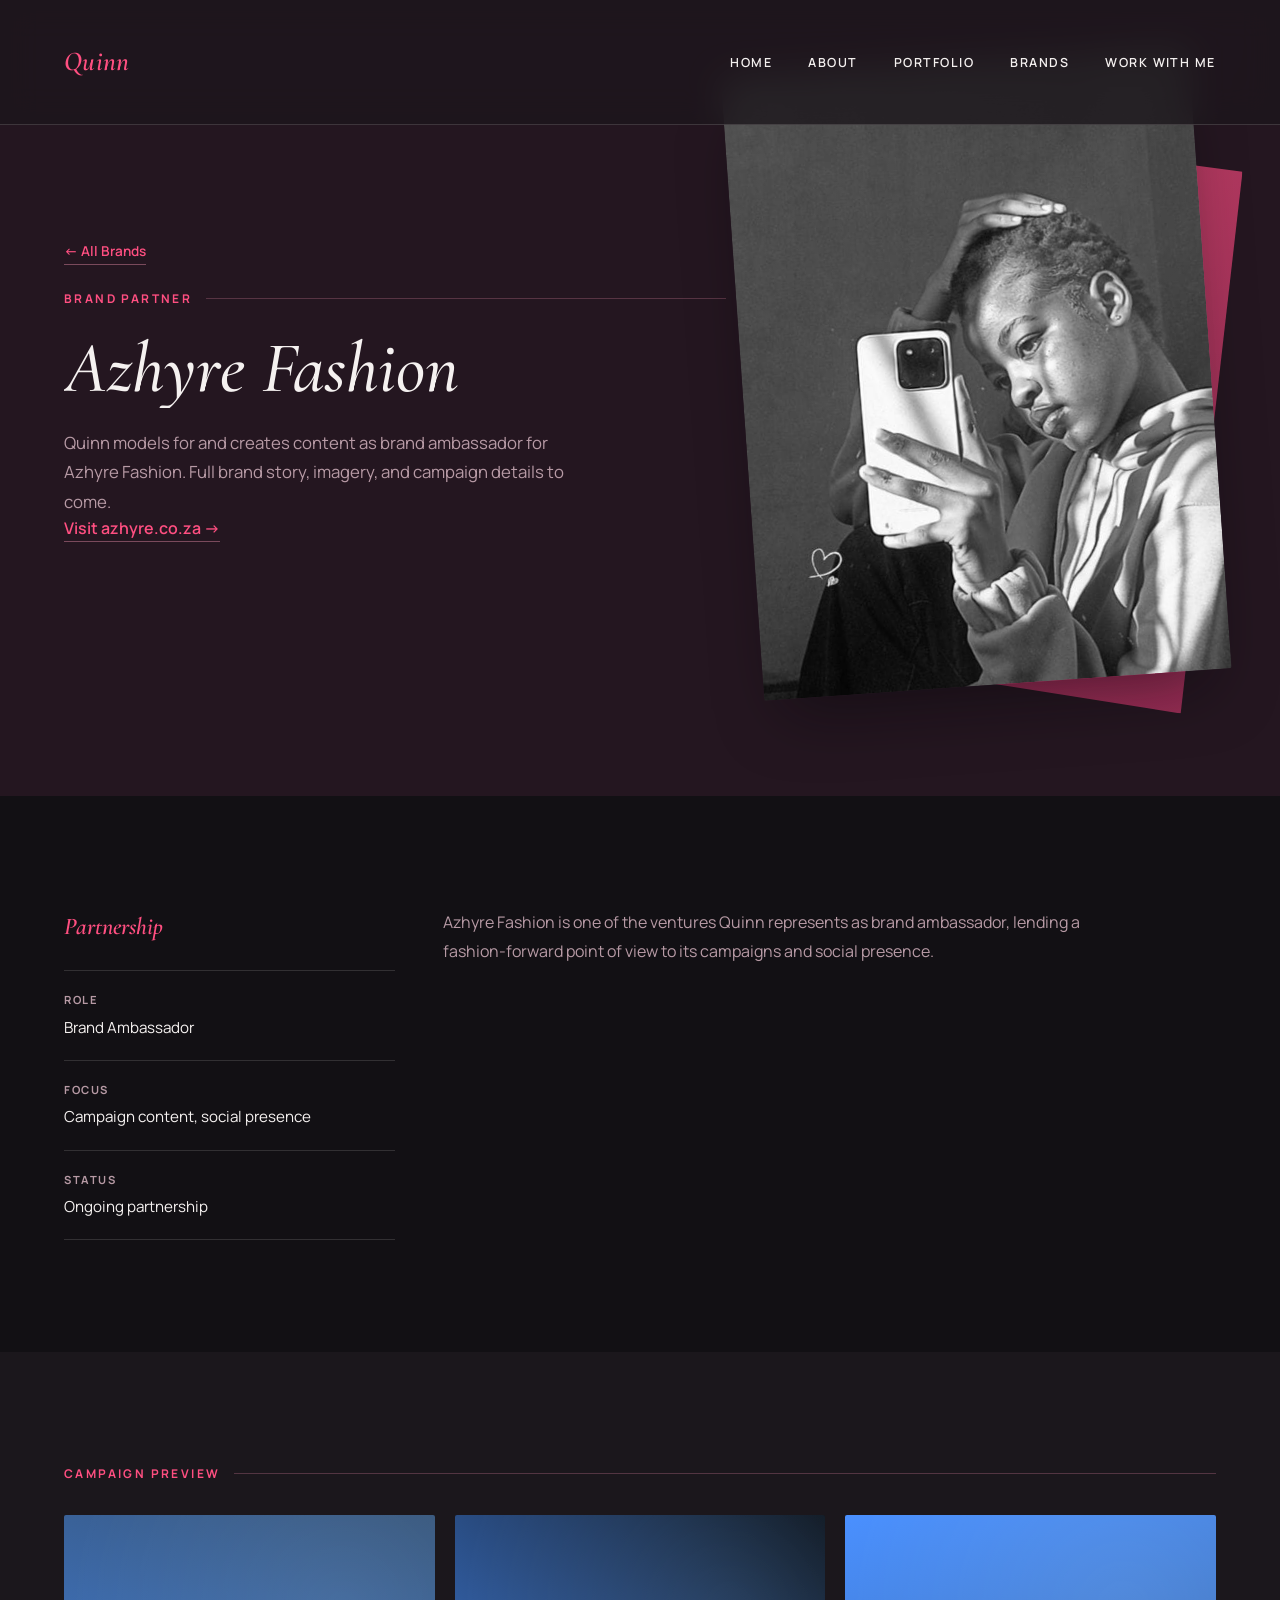
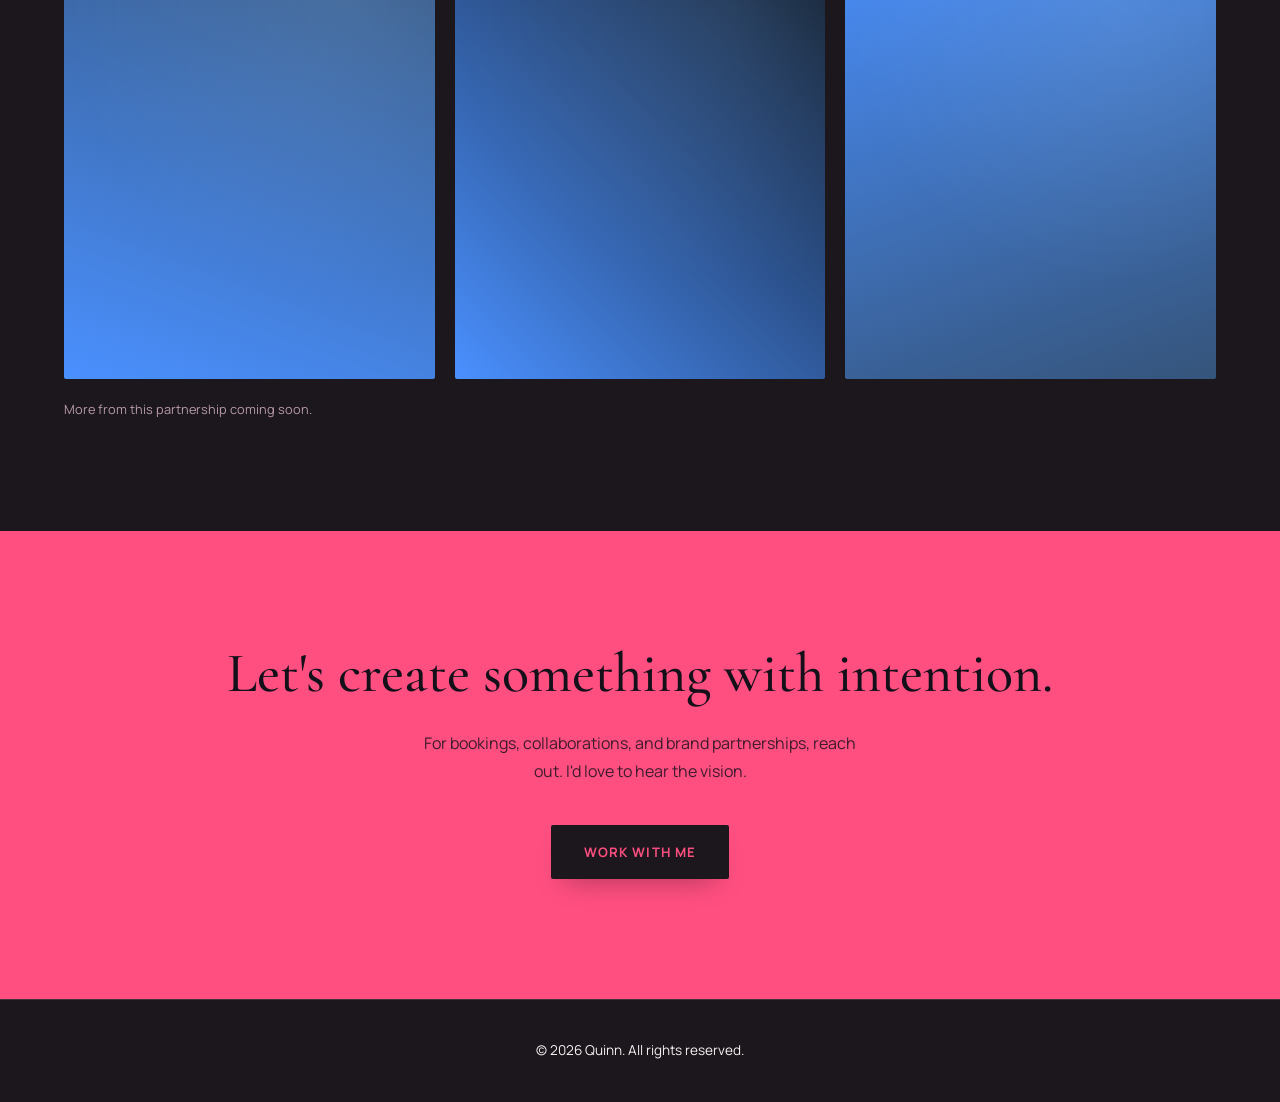
<file: brands/azhyre-fashion.html>
<!DOCTYPE html>
<html lang="en">
<head>
  <meta charset="UTF-8">
  <meta name="viewport" content="width=device-width, initial-scale=1.0">
  <title>Quinn | Azhyre Fashion</title>
  <meta name="description" content="Quinn's brand ambassador partnership with Azhyre Fashion.">
  <link rel="icon" href="../images/icons/favicon.ico">
  <link rel="preconnect" href="https://fonts.googleapis.com">
  <link rel="preconnect" href="https://fonts.gstatic.com" crossorigin>
  <link href="https://fonts.googleapis.com/css2?family=Cormorant+Garamond:ital,wght@0,500;0,600;1,500;1,600&family=Manrope:wght@400;500;600;700&display=swap" rel="stylesheet">
  <link rel="stylesheet" href="../css/style.css">
  <link rel="stylesheet" href="../css/responsive.css">
</head>
<body>
  <header>
    <nav class="site-nav">
      <div class="glass-ripples" aria-hidden="true"><span></span><span></span><span></span><span></span><span></span><span></span></div>
      <div class="nav-inner container">
        <a href="../index.html" class="logo">Quinn</a>
        <button class="nav-toggle" aria-label="Toggle navigation" aria-expanded="false">
          <span class="nav-toggle-bar"></span>
          <span class="nav-toggle-bar"></span>
        </button>
        <div class="nav-scrim"></div>
        <div class="nav-collapse">
          <div class="glass-ripples" aria-hidden="true"><span></span><span></span><span></span><span></span><span></span><span></span></div>
          <ul>
            <li><a href="../index.html">Home</a></li>
            <li><a href="../about.html">About</a></li>
            <li><a href="../portfolio.html">Portfolio</a></li>
            <li><a href="index.html" aria-current="page">Brands</a></li>
            <li><a href="../contact.html">Work With Me</a></li>
          </ul>
        </div>
      </div>
    </nav>
  </header>

  <main>
    <section class="page-header">
      <div class="container page-header-grid">
        <div>
          <a href="index.html" class="text-link brand-back-link">← All Brands</a>
          <p class="kicker">Brand Partner</p>
          <h1>Azhyre Fashion</h1>
          <p class="page-header-intro">
            <!-- Placeholder brand profile, pending Azhyre Fashion's own copy -->
            Quinn models for and creates content as brand ambassador
            for Azhyre Fashion. Full brand story, imagery, and campaign
            details to come.
          </p>
          <a href="https://azhyre.co.za" class="text-link" target="_blank" rel="noopener">Visit azhyre.co.za →</a>
        </div>
        <figure class="page-header-visual">
          <div class="page-header-photo-frame">
            <div class="page-header-photo-back"></div>
            <div class="page-header-photo">
              <img data-header-photo src="../images/portfolio/beauty/mirror-selfie-02.jpg" alt="Black and white mirror portrait in a hoodie, closer crop, looking down at the phone screen." loading="lazy">
            </div>
          </div>
        </figure>
      </div>
    </section>

    <!-- Partnership detail -->
    <section class="bio-section">
      <div class="container bio-grid">
        <div class="at-a-glance">
          <p class="section-kicker">Partnership</p>
          <dl class="glance-list">
            <div class="glance-item">
              <dt>Role</dt>
              <dd>Brand Ambassador</dd>
            </div>
            <div class="glance-item">
              <dt>Focus</dt>
              <dd>Campaign content, social presence</dd>
            </div>
            <div class="glance-item">
              <dt>Status</dt>
              <dd>Ongoing partnership</dd>
            </div>
          </dl>
        </div>
        <div class="bio-copy">
          <!-- Placeholder brand profile copy, pending Azhyre Fashion's own words -->
          <p>
            Azhyre Fashion is one of the ventures Quinn represents as
            brand ambassador, lending a fashion-forward point of view to
            its campaigns and social presence.
          </p>
        </div>
        <!-- Second bio paragraph removed: it read live on the page as
             "This profile is a placeholder... will replace this copy
             before launch" — accurate for internal tracking, but not
             copy a visitor should see. Swap in Azhyre Fashion's own
             brand story here once supplied. -->
      </div>
    </section>

    <!-- Campaign preview -->
    <section class="brand-gallery">
      <div class="container">
        <p class="kicker">Campaign Preview</p>
        <div class="brand-gallery-grid">
          <div class="gallery-tile"><span class="swatch swatch-2"></span></div>
          <div class="gallery-tile"><span class="swatch swatch-6"></span></div>
          <div class="gallery-tile"><span class="swatch swatch-4"></span></div>
        </div>
        <p class="work-note">More from this partnership coming soon.</p>
      </div>
    </section>

    <section class="cta-close">
      <div class="container reveal">
        <h2>Let's create something with intention.</h2>
        <p>
          For bookings, collaborations, and brand partnerships, reach
          out. I'd love to hear the vision.
        </p>
        <a href="../contact.html" class="btn-primary-inverse">Work With Me</a>
      </div>
    </section>
  </main>

  <footer class="site-footer">
    <p>&copy; 2026 Quinn. All rights reserved.</p>
  </footer>

  <script src="../js/main.js"></script>
</body>
</html>
</file>
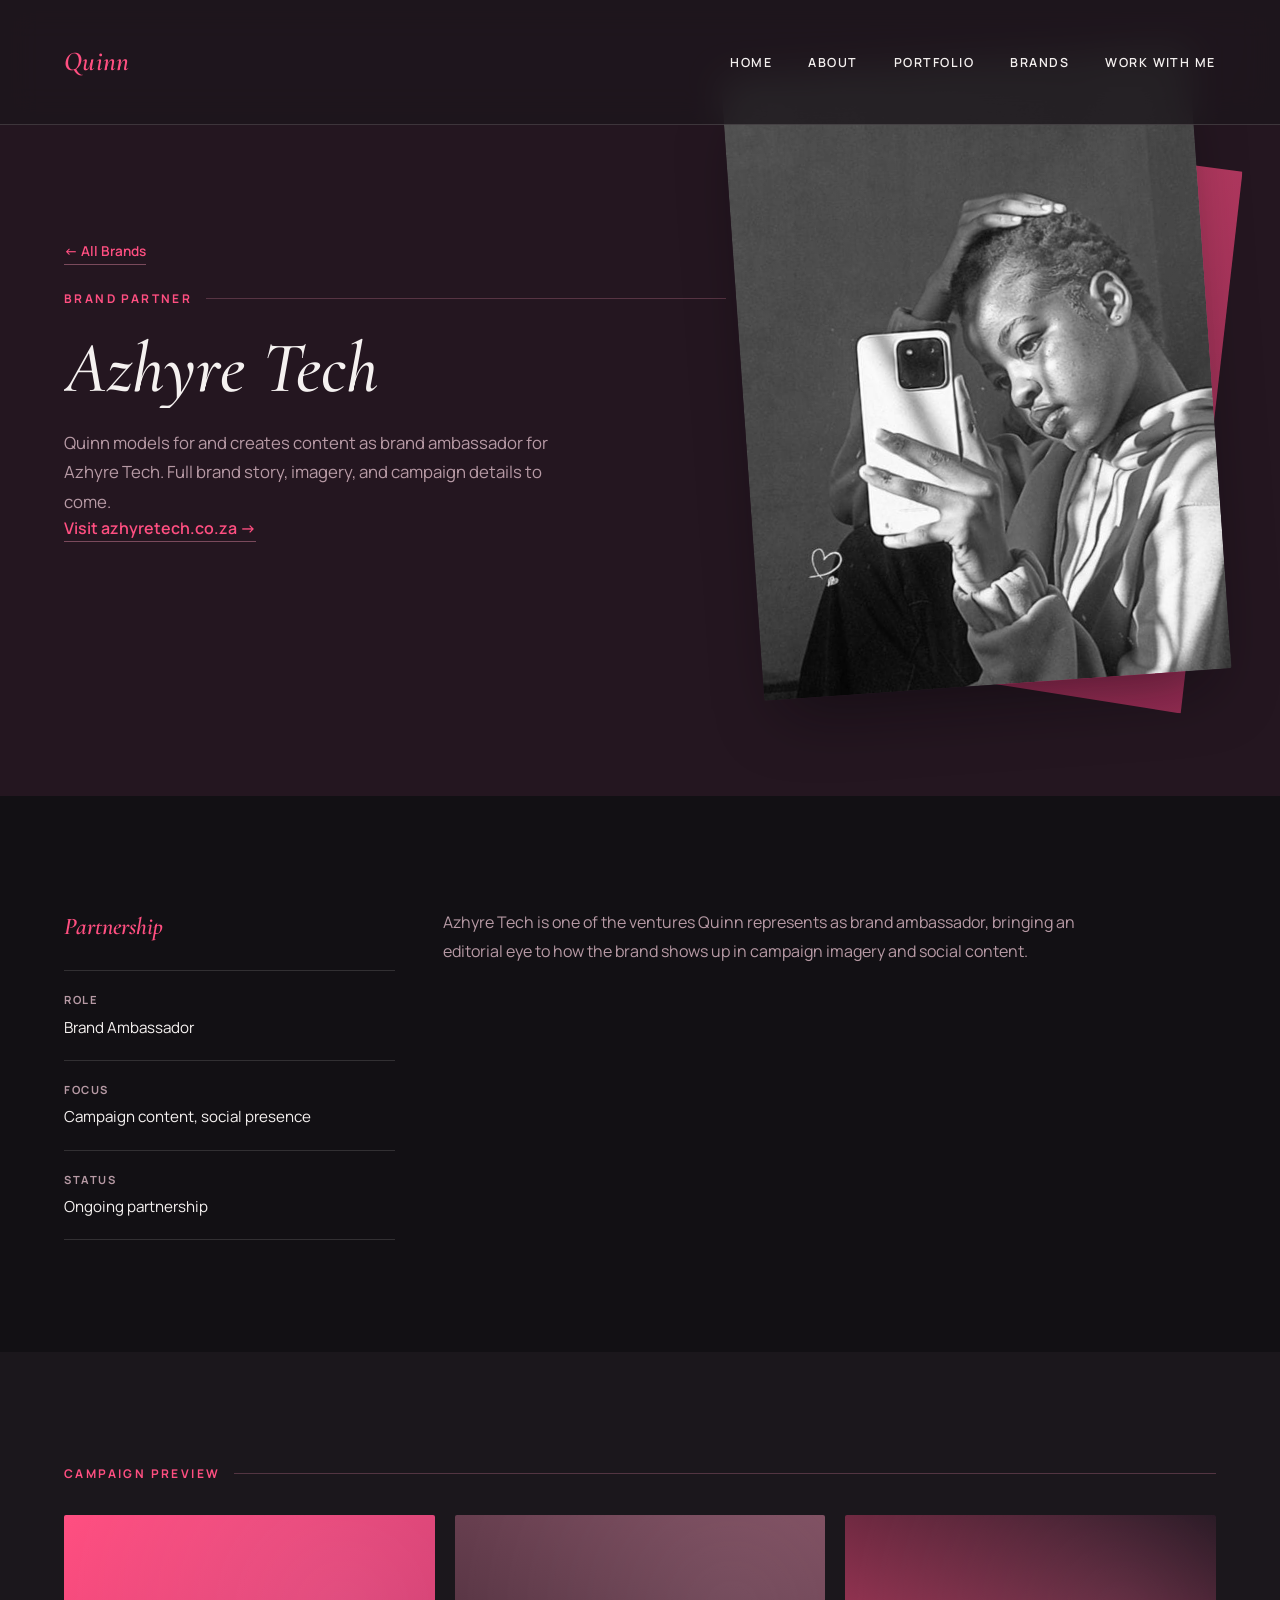
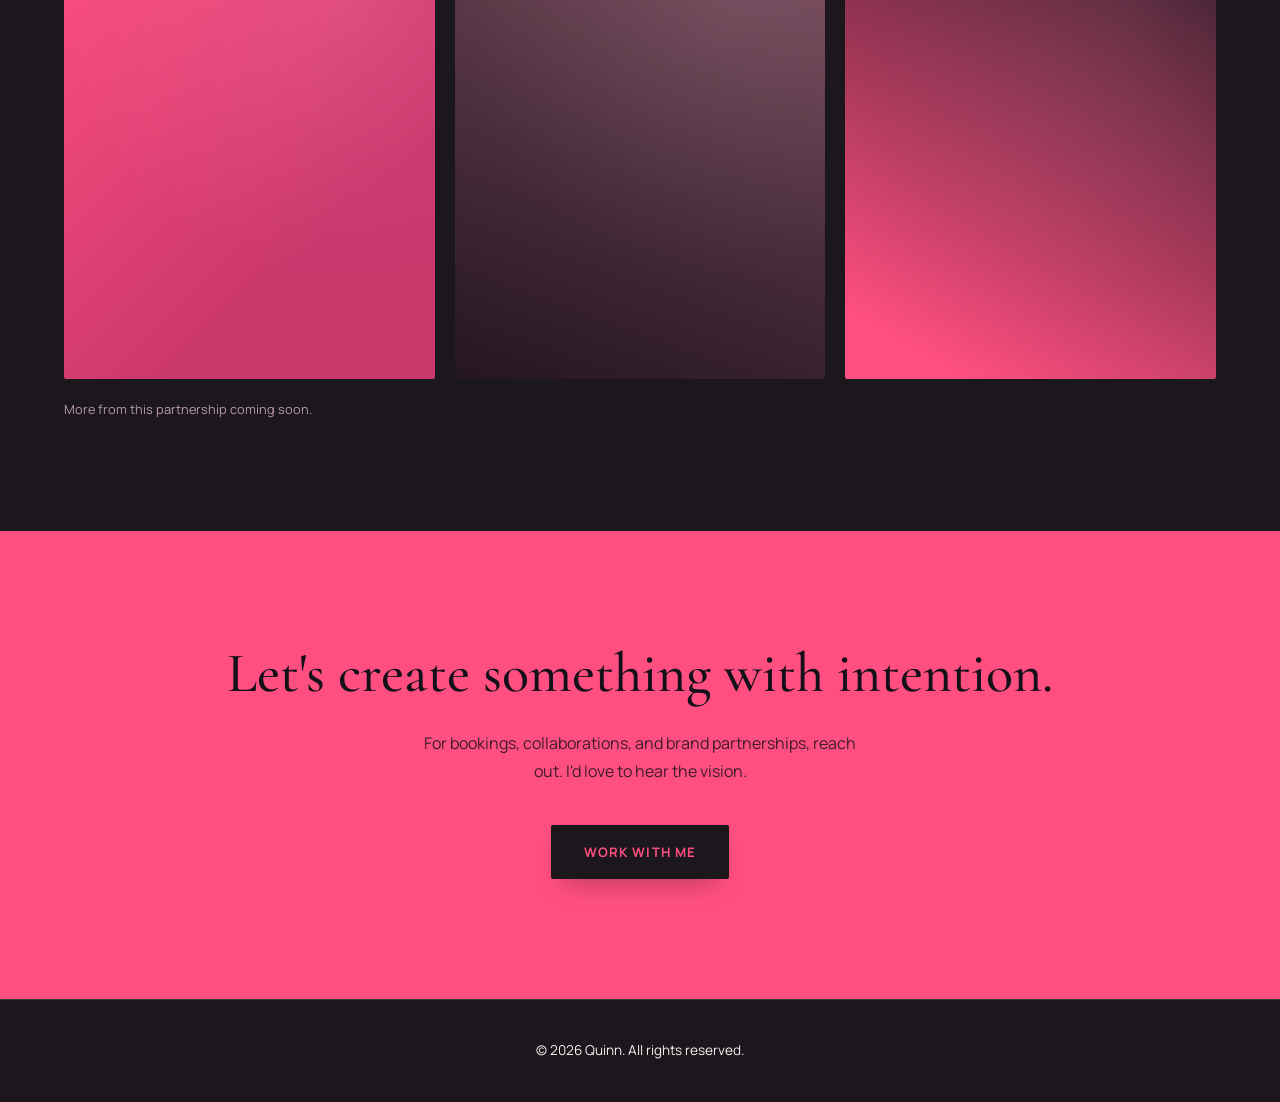
<file: brands/azhyre-tech.html>
<!DOCTYPE html>
<html lang="en">
<head>
  <meta charset="UTF-8">
  <meta name="viewport" content="width=device-width, initial-scale=1.0">
  <title>Quinn | Azhyre Tech</title>
  <meta name="description" content="Quinn's brand ambassador partnership with Azhyre Tech.">
  <link rel="icon" href="../images/icons/favicon.ico">
  <link rel="preconnect" href="https://fonts.googleapis.com">
  <link rel="preconnect" href="https://fonts.gstatic.com" crossorigin>
  <link href="https://fonts.googleapis.com/css2?family=Cormorant+Garamond:ital,wght@0,500;0,600;1,500;1,600&family=Manrope:wght@400;500;600;700&display=swap" rel="stylesheet">
  <link rel="stylesheet" href="../css/style.css">
  <link rel="stylesheet" href="../css/responsive.css">
</head>
<body>
  <header>
    <nav class="site-nav">
      <div class="glass-ripples" aria-hidden="true"><span></span><span></span><span></span><span></span><span></span><span></span></div>
      <div class="nav-inner container">
        <a href="../index.html" class="logo">Quinn</a>
        <button class="nav-toggle" aria-label="Toggle navigation" aria-expanded="false">
          <span class="nav-toggle-bar"></span>
          <span class="nav-toggle-bar"></span>
        </button>
        <div class="nav-scrim"></div>
        <div class="nav-collapse">
          <div class="glass-ripples" aria-hidden="true"><span></span><span></span><span></span><span></span><span></span><span></span></div>
          <ul>
            <li><a href="../index.html">Home</a></li>
            <li><a href="../about.html">About</a></li>
            <li><a href="../portfolio.html">Portfolio</a></li>
            <li><a href="index.html" aria-current="page">Brands</a></li>
            <li><a href="../contact.html">Work With Me</a></li>
          </ul>
        </div>
      </div>
    </nav>
  </header>

  <main>
    <section class="page-header">
      <div class="container page-header-grid">
        <div>
          <a href="index.html" class="text-link brand-back-link">← All Brands</a>
          <p class="kicker">Brand Partner</p>
          <h1>Azhyre Tech</h1>
          <p class="page-header-intro">
            <!-- Placeholder brand profile, pending Azhyre Tech's own copy -->
            Quinn models for and creates content as brand ambassador
            for Azhyre Tech. Full brand story, imagery, and campaign
            details to come.
          </p>
          <a href="https://azhyretech.co.za" class="text-link" target="_blank" rel="noopener">Visit azhyretech.co.za →</a>
        </div>
        <figure class="page-header-visual">
          <div class="page-header-photo-frame">
            <div class="page-header-photo-back"></div>
            <div class="page-header-photo">
              <img data-header-photo src="../images/portfolio/beauty/mirror-selfie-01.jpg" alt="Black and white mirror portrait in a hoodie, head tilted, looking down at the phone screen." loading="lazy">
            </div>
          </div>
        </figure>
      </div>
    </section>

    <!-- Partnership detail -->
    <section class="bio-section">
      <div class="container bio-grid">
        <div class="at-a-glance">
          <p class="section-kicker">Partnership</p>
          <dl class="glance-list">
            <div class="glance-item">
              <dt>Role</dt>
              <dd>Brand Ambassador</dd>
            </div>
            <div class="glance-item">
              <dt>Focus</dt>
              <dd>Campaign content, social presence</dd>
            </div>
            <div class="glance-item">
              <dt>Status</dt>
              <dd>Ongoing partnership</dd>
            </div>
          </dl>
        </div>
        <div class="bio-copy">
          <!-- Placeholder brand profile copy, pending Azhyre Tech's own words -->
          <p>
            Azhyre Tech is one of the ventures Quinn represents as brand
            ambassador, bringing an editorial eye to how the brand shows
            up in campaign imagery and social content.
          </p>
        </div>
        <!-- Second bio paragraph removed: it read live on the page as
             "This profile is a placeholder... will replace this copy
             before launch" — accurate for internal tracking, but not
             copy a visitor should see. Swap in Azhyre Tech's own brand
             story here once supplied. -->
      </div>
    </section>

    <!-- Campaign preview -->
    <section class="brand-gallery">
      <div class="container">
        <p class="kicker">Campaign Preview</p>
        <div class="brand-gallery-grid">
          <div class="gallery-tile"><span class="swatch swatch-1"></span></div>
          <div class="gallery-tile"><span class="swatch swatch-3"></span></div>
          <div class="gallery-tile"><span class="swatch swatch-5"></span></div>
        </div>
        <p class="work-note">More from this partnership coming soon.</p>
      </div>
    </section>

    <section class="cta-close">
      <div class="container reveal">
        <h2>Let's create something with intention.</h2>
        <p>
          For bookings, collaborations, and brand partnerships, reach
          out. I'd love to hear the vision.
        </p>
        <a href="../contact.html" class="btn-primary-inverse">Work With Me</a>
      </div>
    </section>
  </main>

  <footer class="site-footer">
    <p>&copy; 2026 Quinn. All rights reserved.</p>
  </footer>

  <script src="../js/main.js"></script>
</body>
</html>
</file>
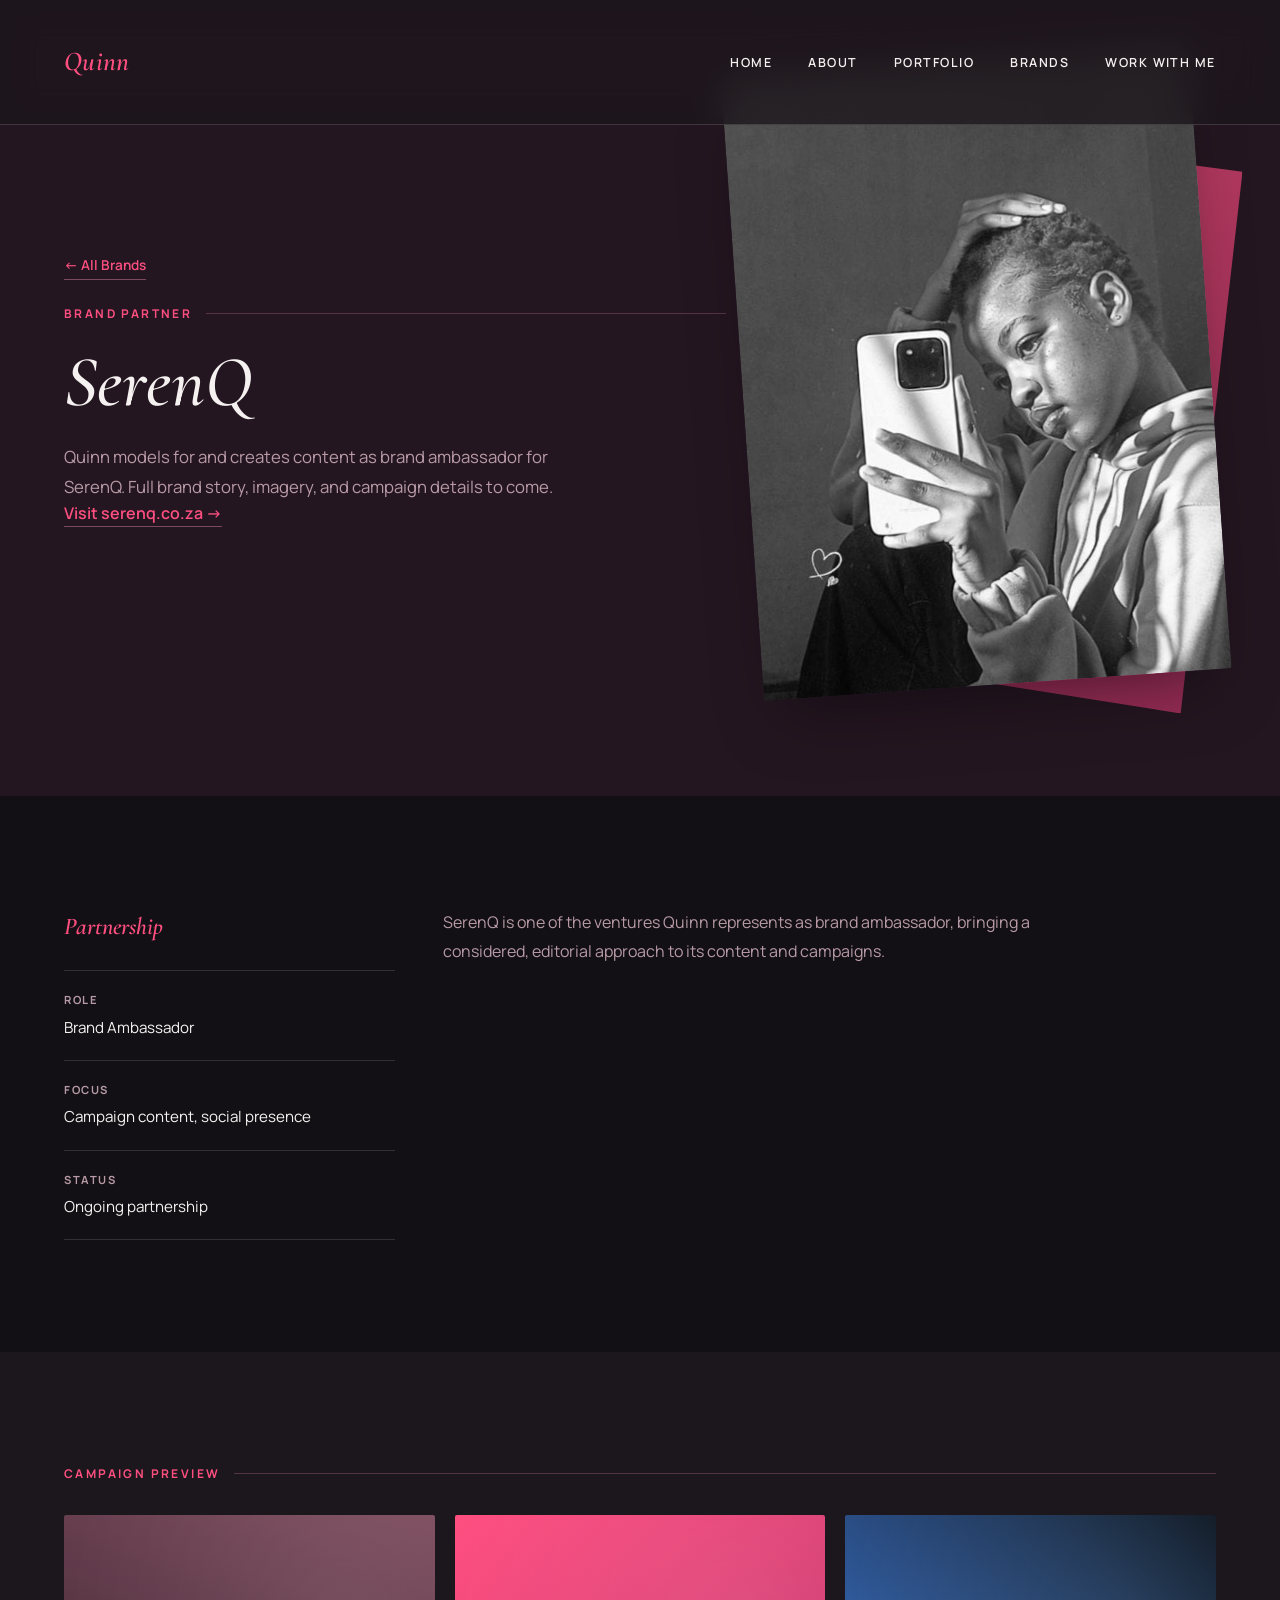
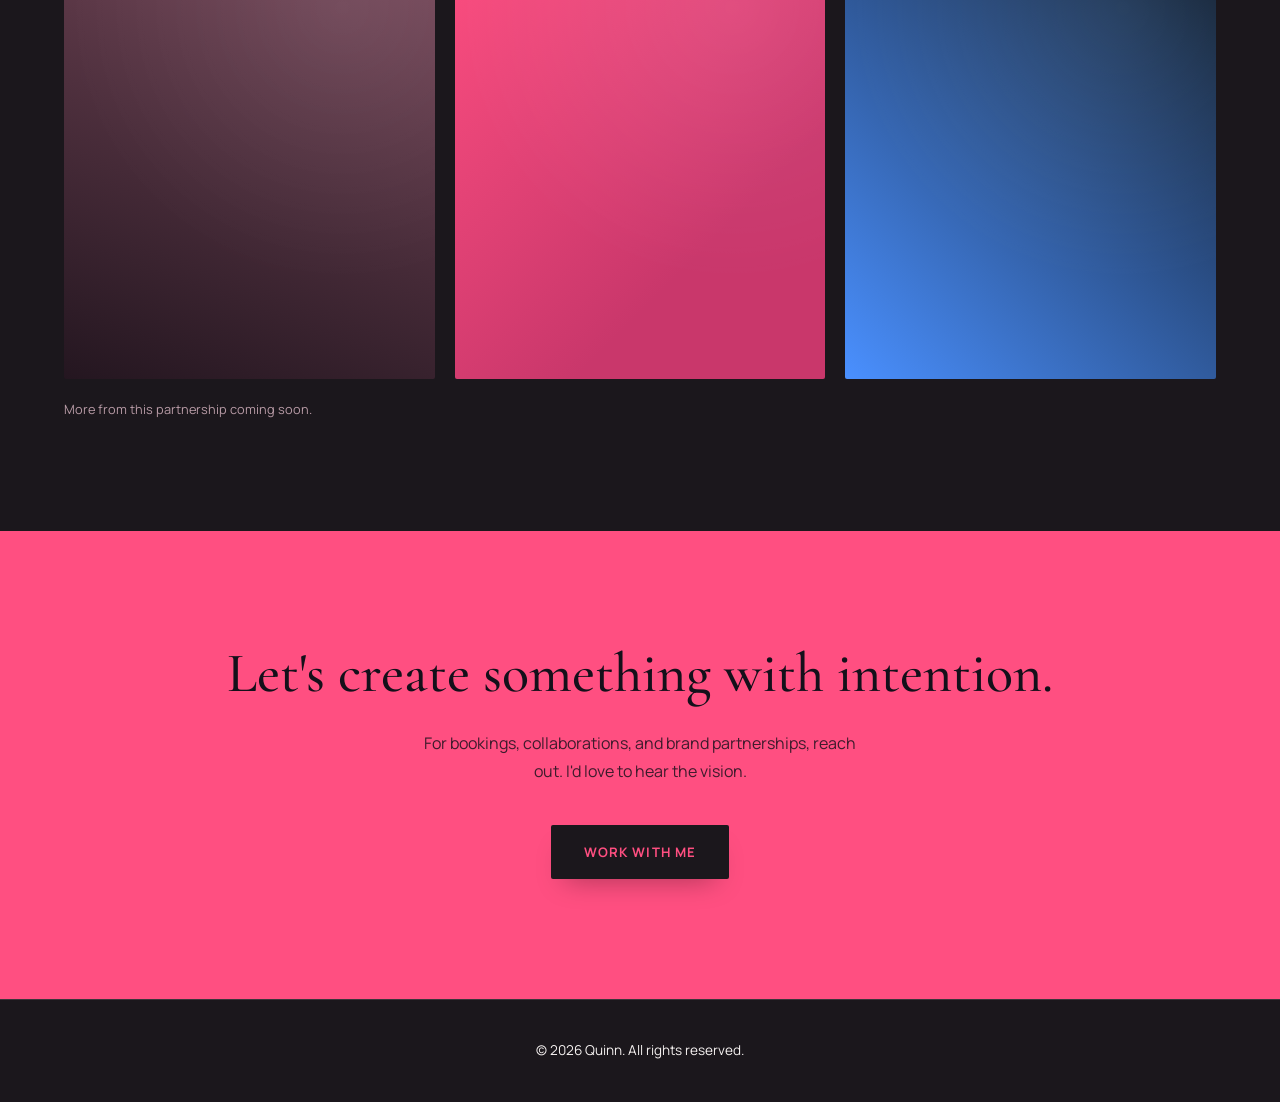
<file: brands/serenq.html>
<!DOCTYPE html>
<html lang="en">
<head>
  <meta charset="UTF-8">
  <meta name="viewport" content="width=device-width, initial-scale=1.0">
  <title>Quinn | SerenQ</title>
  <meta name="description" content="Quinn's brand ambassador partnership with SerenQ.">
  <link rel="icon" href="../images/icons/favicon.ico">
  <link rel="preconnect" href="https://fonts.googleapis.com">
  <link rel="preconnect" href="https://fonts.gstatic.com" crossorigin>
  <link href="https://fonts.googleapis.com/css2?family=Cormorant+Garamond:ital,wght@0,500;0,600;1,500;1,600&family=Manrope:wght@400;500;600;700&display=swap" rel="stylesheet">
  <link rel="stylesheet" href="../css/style.css">
  <link rel="stylesheet" href="../css/responsive.css">
</head>
<body>
  <header>
    <nav class="site-nav">
      <div class="glass-ripples" aria-hidden="true"><span></span><span></span><span></span><span></span><span></span><span></span></div>
      <div class="nav-inner container">
        <a href="../index.html" class="logo">Quinn</a>
        <button class="nav-toggle" aria-label="Toggle navigation" aria-expanded="false">
          <span class="nav-toggle-bar"></span>
          <span class="nav-toggle-bar"></span>
        </button>
        <div class="nav-scrim"></div>
        <div class="nav-collapse">
          <div class="glass-ripples" aria-hidden="true"><span></span><span></span><span></span><span></span><span></span><span></span></div>
          <ul>
            <li><a href="../index.html">Home</a></li>
            <li><a href="../about.html">About</a></li>
            <li><a href="../portfolio.html">Portfolio</a></li>
            <li><a href="index.html" aria-current="page">Brands</a></li>
            <li><a href="../contact.html">Work With Me</a></li>
          </ul>
        </div>
      </div>
    </nav>
  </header>

  <main>
    <section class="page-header">
      <div class="container page-header-grid">
        <div>
          <a href="index.html" class="text-link brand-back-link">← All Brands</a>
          <p class="kicker">Brand Partner</p>
          <h1>SerenQ</h1>
          <p class="page-header-intro">
            <!-- Placeholder brand profile, pending SerenQ's own copy -->
            Quinn models for and creates content as brand ambassador
            for SerenQ. Full brand story, imagery, and campaign details
            to come.
          </p>
          <a href="https://serenq.co.za" class="text-link" target="_blank" rel="noopener">Visit serenq.co.za →</a>
        </div>
        <figure class="page-header-visual">
          <div class="page-header-photo-frame">
            <div class="page-header-photo-back"></div>
            <div class="page-header-photo">
              <img data-header-photo src="../images/portfolio/beauty/mirror-selfie-03.jpg" alt="Black and white mirror portrait in a hoodie, hand resting on top of head, looking down at the phone screen." loading="lazy">
            </div>
          </div>
        </figure>
      </div>
    </section>

    <!-- Partnership detail -->
    <section class="bio-section">
      <div class="container bio-grid">
        <div class="at-a-glance">
          <p class="section-kicker">Partnership</p>
          <dl class="glance-list">
            <div class="glance-item">
              <dt>Role</dt>
              <dd>Brand Ambassador</dd>
            </div>
            <div class="glance-item">
              <dt>Focus</dt>
              <dd>Campaign content, social presence</dd>
            </div>
            <div class="glance-item">
              <dt>Status</dt>
              <dd>Ongoing partnership</dd>
            </div>
          </dl>
        </div>
        <div class="bio-copy">
          <!-- Placeholder brand profile copy, pending SerenQ's own words -->
          <p>
            SerenQ is one of the ventures Quinn represents as brand
            ambassador, bringing a considered, editorial approach to its
            content and campaigns.
          </p>
        </div>
        <!-- Second bio paragraph removed: it read live on the page as
             "This profile is a placeholder... will replace this copy
             before launch" — accurate for internal tracking, but not
             copy a visitor should see. Swap in SerenQ's own brand story
             here once supplied. -->
      </div>
    </section>

    <!-- Campaign preview -->
    <section class="brand-gallery">
      <div class="container">
        <p class="kicker">Campaign Preview</p>
        <div class="brand-gallery-grid">
          <div class="gallery-tile"><span class="swatch swatch-3"></span></div>
          <div class="gallery-tile"><span class="swatch swatch-1"></span></div>
          <div class="gallery-tile"><span class="swatch swatch-6"></span></div>
        </div>
        <p class="work-note">More from this partnership coming soon.</p>
      </div>
    </section>

    <section class="cta-close">
      <div class="container reveal">
        <h2>Let's create something with intention.</h2>
        <p>
          For bookings, collaborations, and brand partnerships, reach
          out. I'd love to hear the vision.
        </p>
        <a href="../contact.html" class="btn-primary-inverse">Work With Me</a>
      </div>
    </section>
  </main>

  <footer class="site-footer">
    <p>&copy; 2026 Quinn. All rights reserved.</p>
  </footer>

  <script src="../js/main.js"></script>
</body>
</html>
</file>
<file: css/style.css>
/* ==========================================================================
   Quinn — Main Stylesheet
   Dark editorial palette: near-black grounds (with rose-black and navy-
   black section washes), a vivid pop-pink primary accent and an electric
   navy-blue secondary accent, off-white ink. Cormorant Garamond for
   display, Manrope for body/UI.
   ========================================================================== */

/* Cross-document continuity: page navigations cross-fade instead of
   hard-cutting, so moving through the site feels like turning pages in
   one magazine. No-ops silently in browsers without support. */
@view-transition {
  navigation: auto;
}

::view-transition-old(root),
::view-transition-new(root) {
  animation-duration: 0.4s;
  animation-timing-function: cubic-bezier(0.16, 1, 0.3, 1);
}

:root {
  --color-bg: #121014;           /* near-black — primary page background */
  --color-bg-pearl: #1B171C;     /* lifted dark surface — About-teaser, footer, brand-gallery sections */
  --color-bg-blush: #241620;     /* rose-black wash — hero + every page-header masthead */
  --color-bg-sky: #101822;       /* navy-black wash — the Brands page's own blue-region section */

  --color-accent: #FF4F81;       /* vivid pop pink — primary accent, text/links/CTAs, pairs with dark on-accent text when used as a fill */
  --color-accent-soft: #7A4A5C;  /* muted rose — decorative only, deliberately low-contrast (hairline tints, at-rest underlines that solidify on hover) */
  --color-accent-deep: #C9376B;  /* deep saturated pink for gradients */

  --color-accent-blue: #4A90FF;       /* electric blue — secondary accent, the Brands section's own color region + swatches */
  --color-accent-blue-soft: #35547A;  /* muted navy — decorative only, same duty accent-soft holds for the rose family */

  --color-ink: #F5F1F0;          /* primary text — warm off-white, not a literal #FFF */
  --color-ink-soft: #B79AA5;     /* secondary/muted text, tinted from the rose hue rather than gray */
  --color-on-accent: #14101A;    /* dark ink for text/icons on solid accent-fill or light-mat surfaces (buttons, CTA, polaroid caption) */

  --font-heading: 'Cormorant Garamond', Georgia, 'Times New Roman', serif;
  --font-body: 'Manrope', -apple-system, BlinkMacSystemFont, 'Segoe UI', Arial, sans-serif;

  --rule-soft: 1px solid rgba(245, 241, 240, 0.14);
  --ease-out-expo: cubic-bezier(0.16, 1, 0.3, 1);

  --section-pad: 7rem;
}

* {
  box-sizing: border-box;
  margin: 0;
  padding: 0;
}

body {
  font-family: var(--font-body);
  color: var(--color-ink);
  background-color: var(--color-bg);
  line-height: 1.6;
}

h1, h2, h3, h4 {
  font-family: var(--font-heading);
  line-height: 1.1;
  font-weight: 500;
}

p { color: var(--color-ink); }

a {
  color: inherit;
  text-decoration: none;
}

img {
  max-width: 100%;
  display: block;
}

.container {
  width: 100%;
  max-width: 1200px;
  margin: 0 auto;
  padding-left: 1.5rem;
  padding-right: 1.5rem;
}

/* ==========================================================================
   Navigation
   ========================================================================== */

/* Fixed (desktop) so the header floats over the hero/page-header instead
   of pushing it down — hero content starts at the true top of the
   viewport, with the glass bar overlaid on top of it. Translucent so the
   backdrop-filter blur actually has that content passing underneath it
   to blur — a glass surface over a static background would just look
   tinted, not glassy. Reverted to the original in-flow `sticky` at
   ≤900px (see responsive.css) — the overlay-hero treatment is a desktop
   thing; tablet/mobile keep the header pushing content down normally. */
header {
  position: fixed;
  top: 0;
  left: 0;
  width: 100%;
  z-index: 500;
}

/* Base = fully-grown, resting state (top of page, or scroll position 0).
   initStickyNav() in main.js adds/removes .is-compact / .is-shadow /
   .is-hidden as the page scrolls: .is-compact (shrunk) any time
   scrollY > 0, whether scrolling up or down — so the header stays
   shrunk-but-visible on the way back up rather than growing back first —
   and neither (fully grown again) once scrollY returns to 0. .is-shadow
   lifts it off the page ("hovering" rather than flush/flat) any time
   it's not at that resting top position. .is-hidden (desktop only —
   neutralized at ≤900px in responsive.css) slides the header off-screen
   while actively scrolling down, and is removed the instant the user
   scrolls up, so it doesn't permanently occupy space over page content
   but is always one upward scroll away.

   Deliberate exception to the site's "animate transform/opacity, not
   layout properties" rule (see DESIGN.md Don'ts): this transitions
   `padding`, a genuine layout property, in addition to `transform`
   (used for the hide/show slide, per the rule). A transform: scale()
   can't substitute for the padding change — the requested effect is the
   header's real box height changing (so it actually grows/shrinks)
   while the logo/link text stays crisp at native size, not a
   visually-scaled illusion. Scoped to one small, cheap element (a
   single flex row, not a page-wide grid) transitioning at most once per
   scroll-direction change, not a continuous per-frame animation — the
   layout-thrash risk this rule guards against doesn't really apply at
   this scale. Confirmed smooth in-browser. */
.site-nav {
  position: relative;
  padding: 2.5rem 0;
  background: rgba(27, 23, 28, 0.78);
  backdrop-filter: blur(18px) saturate(160%);
  -webkit-backdrop-filter: blur(18px) saturate(160%);
  border-bottom: 1px solid rgba(250, 247, 245, 0.14);
  transition: padding 0.45s var(--ease-out-expo), box-shadow 0.45s var(--ease-out-expo), transform 0.45s var(--ease-out-expo);
}

.site-nav.is-shadow {
  box-shadow: 0 20px 40px -18px rgba(0, 0, 0, 0.45);
}

.site-nav.is-hidden {
  transform: translateY(-100%);
}

.site-nav.is-compact {
  padding: 1.75rem 0;
}

/* Content row, capped to the same 1200px column as the rest of the page
   (via the shared .container class) — kept separate from .site-nav so
   the glass background/blur/scroll-shrink padding above can span the
   full viewport width edge-to-edge instead of being capped with it. */
.nav-inner {
  display: flex;
  align-items: center;
  justify-content: space-between;
}

/* Ambient "water droplet" rings — decorative only (aria-hidden),
   painted first so the logo/links/toggle (normal DOM flow, no z-index
   needed) stack above them automatically. Kept to a faint pearl
   outline so they read against the dark glass regardless of section. */
.glass-ripples {
  position: absolute;
  inset: 0;
  overflow: hidden;
  pointer-events: none;
}

.glass-ripples span {
  position: absolute;
  width: 14px;
  height: 14px;
  border-radius: 50%;
  border: 1px solid rgba(250, 247, 245, 0.35);
  opacity: 0;
  animation: ripple-pulse 4s ease-out infinite;
}

.glass-ripples span:nth-child(1) { left: 8%;  top: 30%; animation-delay: 0s;    width: 12px; height: 12px; }
.glass-ripples span:nth-child(2) { left: 26%; top: 70%; animation-delay: 1.1s;  width: 18px; height: 18px; }
.glass-ripples span:nth-child(3) { left: 42%; top: 25%; animation-delay: 2.2s;  width: 10px; height: 10px; }
.glass-ripples span:nth-child(4) { left: 58%; top: 65%; animation-delay: 0.6s;  width: 16px; height: 16px; }
.glass-ripples span:nth-child(5) { left: 76%; top: 30%; animation-delay: 1.8s;  width: 13px; height: 13px; }
.glass-ripples span:nth-child(6) { left: 92%; top: 60%; animation-delay: 2.9s;  width: 15px; height: 15px; }

@keyframes ripple-pulse {
  0% { transform: scale(0.3); opacity: 0; }
  12% { opacity: 0.55; }
  100% { transform: scale(7); opacity: 0; }
}

.site-nav .logo {
  font-family: var(--font-heading);
  font-style: italic;
  font-weight: 600;
  font-size: 1.7rem;
  color: var(--color-accent);
  letter-spacing: 0.01em;
}

.site-nav ul {
  display: flex;
  gap: 2.25rem;
  list-style: none;
}

/* Light text — the header glass is a lifted-but-still-dark surface
   (rgba(27,23,28,X)), so links use --color-ink (the theme's off-white)
   rather than --color-bg-pearl, which is now itself a dark "section
   surface" tone, not a light one — repointed when the theme flipped
   from light to dark (see PROJECT_NOTES.md). */
.site-nav ul li a {
  position: relative;
  font-family: var(--font-body);
  font-size: 0.78rem;
  font-weight: 600;
  letter-spacing: 0.12em;
  text-transform: uppercase;
  color: var(--color-ink);
  padding-bottom: 0.35rem;
}

.site-nav ul li a::after {
  content: '';
  position: absolute;
  left: 0;
  bottom: 0;
  width: 100%;
  height: 1px;
  background: var(--color-accent);
  transform: scaleX(0);
  transform-origin: left;
  transition: transform 0.4s var(--ease-out-expo);
}

.site-nav ul li a:hover::after,
.site-nav ul li a:focus-visible::after {
  transform: scaleX(1);
}

.nav-collapse {
  display: contents;
}

/* Backdrop scrim behind the mobile off-canvas drawer (see .nav-collapse's
   ≤600px override below). Hidden/inert on desktop, where .nav-collapse
   is just `display: contents` and never opens. */
.nav-scrim {
  /* top/left + vw/vh (not `inset: 0`) deliberately — .nav-scrim's
     ancestor .site-nav has `backdrop-filter`, which makes .site-nav
     the containing block for fixed descendants' *percentage* offsets
     (top/right/bottom/left as %, which `inset: 0` shorthand computes
     as). That collapsed this scrim to .site-nav's own ~44px header-bar
     height instead of the full page, since `bottom: 0` resolved against
     .site-nav's bottom edge, not the viewport's. vw/vh units sidestep
     this entirely — they're always viewport-relative regardless of
     containing block, which is also why .nav-collapse's `height: 100vh`
     (below) was unaffected by the same trap. */
  position: fixed;
  top: 0;
  left: 0;
  width: 100vw;
  height: 100vh;
  background: rgba(8, 6, 9, 0.35);
  opacity: 0;
  visibility: hidden;
  transition: opacity 0.35s var(--ease-out-expo);
  z-index: 55;
}

.nav-scrim.open {
  opacity: 1;
  visibility: visible;
}

.nav-toggle {
  position: relative;
  display: none;
  flex-direction: column;
  justify-content: center;
  gap: 5px;
  width: 24px;
  padding: 4px;
  background: none;
  border: none;
  cursor: pointer;
}

.nav-toggle-bar {
  display: block;
  width: 100%;
  height: 2px;
  background: var(--color-ink);
  transition: transform 0.35s var(--ease-out-expo), opacity 0.35s var(--ease-out-expo);
}

.nav-toggle[aria-expanded="true"] .nav-toggle-bar:first-child {
  transform: translateY(3.5px) rotate(45deg);
}

.nav-toggle[aria-expanded="true"] .nav-toggle-bar:last-child {
  transform: translateY(-3.5px) rotate(-45deg);
}

.nav-toggle:focus-visible,
a:focus-visible,
button:focus-visible {
  outline: 2px solid var(--color-accent);
  outline-offset: 3px;
}

/* ==========================================================================
   Buttons / links
   ========================================================================== */

.btn-primary {
  position: relative;
  display: inline-block;
  font-family: var(--font-body);
  font-weight: 700;
  font-size: 0.82rem;
  letter-spacing: 0.08em;
  text-transform: uppercase;
  color: var(--color-on-accent);
  background: var(--color-accent);
  padding: 1.05rem 2.1rem;
  border-radius: 2px;
  box-shadow: 0 14px 28px -14px rgba(8, 6, 9, 0.55);
  transition: transform 0.4s var(--ease-out-expo), box-shadow 0.4s var(--ease-out-expo);
}

.btn-primary:hover {
  transform: translateY(-3px);
  box-shadow: 0 20px 34px -12px rgba(8, 6, 9, 0.6);
}

.btn-primary-inverse {
  position: relative;
  display: inline-block;
  font-family: var(--font-body);
  font-weight: 700;
  font-size: 0.82rem;
  letter-spacing: 0.08em;
  text-transform: uppercase;
  color: var(--color-accent);
  background: var(--color-bg-pearl);
  padding: 1.05rem 2.1rem;
  border-radius: 2px;
  box-shadow: 0 14px 28px -14px rgba(0, 0, 0, 0.35);
  transition: transform 0.4s var(--ease-out-expo), box-shadow 0.4s var(--ease-out-expo);
}

.btn-primary-inverse:hover {
  transform: translateY(-3px);
  background: #272129;
}

.btn-secondary {
  position: relative;
  display: inline-block;
  font-family: var(--font-body);
  font-weight: 700;
  font-size: 0.82rem;
  letter-spacing: 0.08em;
  text-transform: uppercase;
  color: var(--color-accent);
  padding-bottom: 0.35rem;
  transition: color 0.3s var(--ease-out-expo);
}

.btn-secondary::after {
  content: '';
  position: absolute;
  left: 0;
  bottom: 0;
  width: 100%;
  height: 1px;
  background: var(--color-accent-soft);
  transition: background 0.3s var(--ease-out-expo);
}

.btn-secondary:hover {
  color: var(--color-ink);
}

.btn-secondary:hover::after {
  background: var(--color-accent);
}

.text-link {
  color: var(--color-accent);
  font-weight: 600;
  border-bottom: 1px solid var(--color-accent-soft);
  padding-bottom: 2px;
  transition: border-color 0.3s var(--ease-out-expo), color 0.3s var(--ease-out-expo);
}

.text-link:hover {
  color: var(--color-ink);
  border-color: var(--color-accent);
}

/* ==========================================================================
   Section labels
   ========================================================================== */

.kicker {
  display: flex;
  align-items: center;
  gap: 0.85rem;
  font-family: var(--font-body);
  font-size: 0.75rem;
  font-weight: 700;
  letter-spacing: 0.2em;
  text-transform: uppercase;
  color: var(--color-accent);
  margin-bottom: 1.25rem;
}

.kicker::after {
  content: '';
  flex: 1;
  height: 1px;
  background: var(--color-accent-soft);
  opacity: 0.6;
}

.section-kicker {
  font-family: var(--font-heading);
  font-style: italic;
  font-weight: 600;
  font-size: 1.5rem;
  color: var(--color-accent);
  margin-bottom: 0.75rem;
}

/* ==========================================================================
   Hero
   ========================================================================== */

.hero {
  background: var(--color-bg-blush);
  padding: var(--section-pad) 0;
  overflow: hidden;
}

.hero-grid {
  display: grid;
  grid-template-columns: 1.15fr 1fr;
  gap: 1.5rem;
  align-items: center;
}

.hero-copy {
  position: relative;
  z-index: 2;
}

.hero-title {
  /* Oversized past the usual 6rem display cap on purpose: the brief's own
     cover-line-bleeding-behind-the-panel concept only reads at masthead
     scale, so the type has to reach toward the visual to sell it. */
  font-family: var(--font-heading);
  font-style: italic;
  font-weight: 600;
  font-size: clamp(4.5rem, 13vw, 9rem);
  line-height: 0.9;
  letter-spacing: -0.02em;
  color: var(--color-ink);
  position: relative;
  z-index: 2;
}

.hero-title .accent {
  color: var(--color-accent);
}

.hero-tagline {
  font-family: var(--font-body);
  font-size: 1.05rem;
  line-height: 1.75;
  color: var(--color-ink-soft);
  max-width: 42ch;
  margin-top: 1.75rem;
}

.hero-actions {
  display: flex;
  align-items: center;
  gap: 2rem;
  flex-wrap: wrap;
  margin-top: 2.75rem;
}

.hero-visual {
  position: relative;
  z-index: 1;
  margin-left: -8rem;
  margin-right: calc(-1 * max(0px, (100vw - 1200px) / 2 + 1.5rem));
}

/* ==========================================================================
   Polaroid stack (hero — real photos, replaces the placeholder silhouette
   in the same slot/aspect-ratio/entrance animation)
   ========================================================================== */

/* Same footprint as the old .silhouette-frame so the hero layout doesn't
   shift: js/main.js's initPolaroidStack() drives the scatter/cycle/reshuffle
   via the --tx/--ty/--rot/--drag custom properties below. Fallback (no JS)
   is the fixed nth-child fan so the hero never shows a dead stack of
   identical, unrotated photos. */
.polaroid-stack {
  position: relative;
  aspect-ratio: 3 / 4;
  touch-action: pan-y;
}

.polaroid-stack:focus-visible {
  outline: 2px solid var(--color-accent);
  outline-offset: 6px;
}

.polaroid-card {
  position: absolute;
  top: 50%;
  left: 50%;
  width: 72%;
  aspect-ratio: 4 / 5;
  background: var(--color-ink);
  padding: 0.6rem 0.6rem 1.6rem;
  border-radius: 2px;
  box-shadow: 0 32px 60px -22px rgba(8, 6, 9, 0.5);
  cursor: grab;
  user-select: none;
  transform: translate(-50%, -50%) translate(var(--tx, 0%), var(--ty, 0%)) translate(var(--drag, 0px), 0) rotate(var(--rot, 0deg));
  transition: transform 0.6s var(--ease-out-expo), opacity 0.5s var(--ease-out-expo);
}

.polaroid-card:active {
  cursor: grabbing;
}

.polaroid-card img {
  display: block;
  width: 100%;
  height: 100%;
  object-fit: cover;
}

.polaroid-caption {
  position: absolute;
  left: 0.6rem;
  right: 0.6rem;
  bottom: 0.5rem;
  font-family: var(--font-body);
  font-size: 0.65rem;
  font-weight: 600;
  letter-spacing: 0.14em;
  text-transform: uppercase;
  color: var(--color-on-accent);
  text-align: center;
}

/* No-JS / pre-JS fallback fan — fixed, not random, so the layout is stable
   before initPolaroidStack() applies its own scatter values. */
.polaroid-card:nth-child(1) { --rot: -6deg; --tx: -6%;  --ty: 2%;  z-index: 6; }
.polaroid-card:nth-child(2) { --rot: 4deg;  --tx: 6%;   --ty: -4%; z-index: 5; }
.polaroid-card:nth-child(3) { --rot: -4deg; --tx: -3%;  --ty: 6%;  z-index: 4; }
.polaroid-card:nth-child(4) { --rot: 7deg;  --tx: 5%;   --ty: 5%;  z-index: 3; }
.polaroid-card:nth-child(5) { --rot: -8deg; --tx: -5%;  --ty: -5%; z-index: 2; }
.polaroid-card:nth-child(6) { --rot: 9deg;  --tx: 3%;   --ty: -7%; z-index: 1; }

/* ==========================================================================
   Page header (About / Portfolio / Brands / Contact masthead-lite)
   ========================================================================== */

.page-header {
  background: var(--color-bg-blush);
  padding: calc(var(--section-pad) * 0.85) 0 var(--section-pad);
}

.page-header-grid {
  display: grid;
  grid-template-columns: 1.2fr 0.8fr;
  gap: 3rem;
  align-items: center;
}

.page-header .kicker {
  animation: fade-up 0.6s var(--ease-out-expo) both;
}

.page-header h1 {
  font-style: italic;
  font-size: clamp(2.75rem, 6vw, 4.5rem);
  margin: 0.5rem 0 1.25rem;
  color: var(--color-ink);
  animation: ink-reveal 0.8s var(--ease-out-expo) both 0.2s;
}

.page-header-intro {
  font-size: 1.05rem;
  line-height: 1.75;
  color: var(--color-ink-soft);
  max-width: 52ch;
  animation: fade-up 0.7s var(--ease-out-expo) both 0.4s;
}

.page-header-visual {
  animation: fade-up 0.8s var(--ease-out-expo) both 0.3s;
}

/* Real photo used in every non-hero page-header (About/Portfolio/Brands/
   Contact) — replaces what used to be a smaller .silhouette-frame rose
   panel. js/main.js's initHeaderPhoto() randomly picks one of a fixed set
   of photos into the .page-header-photo img on each load (fresh pairing
   per visit, not a fixed per-page assignment). Two-layer composition
   echoes the hero's silhouette-back/front bleed: a rose clipped shape
   peeks out from behind a slightly rotated, larger-than-the-box photo
   card, rather than a flat single rectangle. Neither layer clips to the
   .page-header-photo-frame box (no overflow: hidden there) so the back
   shape's offset is actually visible, same as the hero's silhouette-frame
   never clipping its own children. */
.page-header-photo-frame {
  position: relative;
  aspect-ratio: 3 / 4;
}

.page-header-photo-back {
  position: absolute;
  inset: 0;
  border-radius: 2px;
  background: linear-gradient(155deg, var(--color-accent) 0%, var(--color-accent-deep) 85%);
  clip-path: polygon(20% 0%, 100% 8%, 86% 100%, 2% 90%);
  opacity: 0.7;
  transform: translate(6%, 5%);
}

.page-header-photo {
  position: absolute;
  inset: 0;
  border-radius: 2px;
  overflow: hidden;
  box-shadow: 0 32px 60px -22px rgba(8, 6, 9, 0.5);
  transform: rotate(-4deg) translate(-4%, -3%) scale(1.06);
}

.page-header-photo img {
  position: absolute;
  inset: 0;
  width: 100%;
  height: 100%;
  object-fit: cover;
}

.page-header-photo::after {
  content: '';
  position: absolute;
  inset: 0;
  background: radial-gradient(circle at 75% 20%, rgba(255, 255, 255, 0.22), transparent 60%);
  mix-blend-mode: soft-light;
  pointer-events: none;
}

/* ==========================================================================
   Bio
   ========================================================================== */

.bio-section {
  background: var(--color-bg);
  padding: var(--section-pad) 0;
}

.bio-grid {
  display: grid;
  grid-template-columns: 0.6fr 1.4fr;
  gap: 3rem;
}

.bio-copy p {
  color: var(--color-ink-soft);
  line-height: 1.8;
  max-width: 65ch;
  margin-bottom: 1.25rem;
}

.glance-list {
  margin-top: 1.5rem;
  border-top: var(--rule-soft);
}

.glance-item {
  padding: 1.25rem 0;
  border-bottom: var(--rule-soft);
}

.glance-item dt {
  font-family: var(--font-body);
  font-size: 0.7rem;
  font-weight: 700;
  letter-spacing: 0.14em;
  text-transform: uppercase;
  color: var(--color-ink-soft);
  margin-bottom: 0.4rem;
}

.glance-item dd {
  font-family: var(--font-body);
  font-size: 0.95rem;
  color: var(--color-ink);
  margin: 0;
}

/* ==========================================================================
   Focus areas (editorial contributor-list, not icon cards)
   ========================================================================== */

.focus-section {
  background: var(--color-bg-pearl);
  padding: var(--section-pad) 0;
}

.focus-list {
  display: grid;
  grid-template-columns: repeat(3, 1fr);
  margin-top: 2.5rem;
  border-top: var(--rule-soft);
}

.focus-item {
  padding: 2rem 1.75rem 2rem 0;
  border-bottom: var(--rule-soft);
  border-right: var(--rule-soft);
}

.focus-item:last-child {
  border-right: none;
}

.focus-item h3 {
  font-style: italic;
  font-size: 1.5rem;
  color: var(--color-accent);
  margin-bottom: 0.75rem;
}

.focus-item p {
  color: var(--color-ink-soft);
  line-height: 1.7;
}

/* ==========================================================================
   About teaser
   ========================================================================== */

.about-teaser {
  background: var(--color-bg-pearl);
  padding: var(--section-pad) 0;
}

.about-grid {
  display: grid;
  grid-template-columns: 0.85fr 1.15fr;
  gap: 4rem;
  align-items: start;
}

.about-grid h2 {
  font-size: clamp(2rem, 4vw, 2.75rem);
  margin-bottom: 1.5rem;
  max-width: 14ch;
}

.about-copy p {
  color: var(--color-ink-soft);
  line-height: 1.8;
  max-width: 62ch;
  margin-bottom: 1.25rem;
}

/* ==========================================================================
   Portfolio teaser
   ========================================================================== */

.work-teaser {
  background: var(--color-bg);
  padding: var(--section-pad) 0;
}

.work-intro {
  display: grid;
  grid-template-columns: 0.85fr 1.15fr;
  gap: 4rem;
  align-items: end;
  margin-bottom: 3.5rem;
}

.work-intro h2 {
  font-size: clamp(2rem, 4vw, 2.75rem);
  max-width: 14ch;
}

.work-intro p {
  color: var(--color-ink-soft);
  line-height: 1.8;
  max-width: 58ch;
}

.work-grid {
  display: grid;
  grid-template-columns: repeat(6, 1fr);
  grid-auto-rows: minmax(140px, 1fr);
  gap: 1.25rem;
}

.work-panel {
  position: relative;
  border-radius: 2px;
  overflow: hidden;
  min-height: 200px;
}

.work-panel--large {
  grid-column: span 4;
  grid-row: span 2;
}

.work-panel--a {
  grid-column: span 2;
  grid-row: span 1;
}

.work-panel--b {
  grid-column: span 2;
  grid-row: span 1;
}

.work-panel .swatch,
.work-panel img {
  position: absolute;
  inset: 0;
  width: 100%;
  height: 100%;
  object-fit: cover;
}

.work-panel--large .swatch {
  background: linear-gradient(135deg, var(--color-accent) 0%, var(--color-accent-deep) 70%);
}

.work-panel--a .swatch {
  background: linear-gradient(200deg, var(--color-accent-blue-soft) 0%, var(--color-accent-blue) 100%);
}

.work-panel--b .swatch {
  background: linear-gradient(20deg, var(--color-bg-blush) 0%, var(--color-accent-blue-soft) 100%);
}

.work-panel::after {
  content: '';
  position: absolute;
  inset: 0;
  background: radial-gradient(circle at 75% 20%, rgba(255, 255, 255, 0.22), transparent 60%);
  mix-blend-mode: soft-light;
  pointer-events: none;
}

.work-tag {
  position: absolute;
  top: 1.1rem;
  left: 1.1rem;
  font-family: var(--font-body);
  font-size: 0.65rem;
  font-weight: 700;
  letter-spacing: 0.14em;
  text-transform: uppercase;
  color: var(--color-on-accent);
  background: rgba(250, 247, 245, 0.88);
  padding: 0.4rem 0.85rem;
  border-radius: 100px;
}

.work-panel--large .work-tag {
  color: var(--color-ink);
  background: rgba(8, 6, 9, 0.35);
}

.work-note {
  margin-top: 1.25rem;
  font-size: 0.8rem;
  color: var(--color-ink-soft);
}

.work-cta {
  margin-top: 1rem;
  text-align: right;
}

/* ==========================================================================
   Portfolio (contact-sheet grid)
   ========================================================================== */

.portfolio-section {
  background: var(--color-bg);
  padding: var(--section-pad) 0;
}

.portfolio-filters {
  display: flex;
  flex-wrap: wrap;
  gap: 0.75rem;
  margin-bottom: 2.5rem;
}

.portfolio-filters button {
  position: relative;
  font-family: var(--font-body);
  font-size: 0.78rem;
  font-weight: 600;
  letter-spacing: 0.1em;
  text-transform: uppercase;
  color: var(--color-ink-soft);
  background: transparent;
  border: 1px solid var(--color-ink-soft);
  border-radius: 100px;
  padding: 0.6rem 1.25rem;
  cursor: pointer;
  transition: background 0.3s var(--ease-out-expo), color 0.3s var(--ease-out-expo), border-color 0.3s var(--ease-out-expo);
}

.portfolio-filters button:hover {
  color: var(--color-ink);
  border-color: var(--color-accent);
}

.portfolio-filters button.active {
  background: var(--color-accent);
  border-color: var(--color-accent);
  color: var(--color-on-accent);
}

.portfolio-grid {
  display: grid;
  grid-template-columns: repeat(3, 1fr);
  gap: 1.25rem;
}

.portfolio-item {
  position: relative;
  display: block;
  width: 100%;
  aspect-ratio: 3 / 4;
  border-radius: 2px;
  overflow: hidden;
  border: none;
  padding: 0;
  cursor: pointer;
  text-align: left;
}

.portfolio-item[hidden] {
  /* Author styles always beat the UA [hidden] rule regardless of
     specificity, so `.portfolio-item { display: block }` above silently
     defeats `item.hidden = true` in main.js unless restated here with
     higher specificity — otherwise filtered-out tiles stay in the grid
     as invisible blank boxes instead of closing up. */
  display: none;
}

.portfolio-item--wide {
  grid-column: span 2;
  aspect-ratio: 16 / 9;
}

.portfolio-item .swatch,
.portfolio-item img {
  position: absolute;
  inset: 0;
  width: 100%;
  height: 100%;
  object-fit: cover;
  transition: transform 0.5s var(--ease-out-expo);
}

.portfolio-item:hover .swatch,
.portfolio-item:focus-visible .swatch,
.portfolio-item:hover img,
.portfolio-item:focus-visible img {
  transform: scale(1.04);
}

.portfolio-item::after {
  content: '';
  position: absolute;
  inset: 0;
  background: radial-gradient(circle at 75% 20%, rgba(255, 255, 255, 0.22), transparent 60%);
  mix-blend-mode: soft-light;
  pointer-events: none;
}

.swatch-1 { background: linear-gradient(135deg, var(--color-accent) 0%, var(--color-accent-deep) 70%); }
.swatch-2 { background: linear-gradient(200deg, var(--color-accent-blue-soft) 0%, var(--color-accent-blue) 100%); }
.swatch-3 { background: linear-gradient(20deg, var(--color-bg-blush) 0%, var(--color-accent-soft) 100%); }
.swatch-4 { background: linear-gradient(160deg, var(--color-accent-blue) 0%, var(--color-accent-blue-soft) 100%); }
.swatch-5 { background: linear-gradient(210deg, var(--color-bg-blush) 0%, var(--color-accent) 90%); }
.swatch-6 { background: linear-gradient(45deg, var(--color-accent-blue) 0%, var(--color-bg-sky) 100%); }

.portfolio-item .work-tag {
  z-index: 1;
}

.portfolio-item-view {
  position: absolute;
  right: 1.1rem;
  bottom: 1.1rem;
  z-index: 1;
  font-size: 0.7rem;
  font-weight: 700;
  letter-spacing: 0.14em;
  text-transform: uppercase;
  color: var(--color-ink);
  background: rgba(8, 6, 9, 0.55);
  padding: 0.4rem 0.85rem;
  border-radius: 100px;
  opacity: 0;
  transform: translateY(6px);
  transition: opacity 0.3s var(--ease-out-expo), transform 0.3s var(--ease-out-expo);
}

.portfolio-item:hover .portfolio-item-view,
.portfolio-item:focus-visible .portfolio-item-view {
  opacity: 1;
  transform: translateY(0);
}

/* ==========================================================================
   Brand strip
   ========================================================================== */

.brand-strip {
  background: var(--color-bg-sky);
  padding: var(--section-pad) 0;
  text-align: center;
}

/* The Brands section is the one deliberate "blue region" of the site
   (its own --color-bg-sky wash) — kicker and brand-name links use
   --color-accent-blue here instead of the site-wide pink --color-accent,
   so blue actually appears as a real, legible brand color rather than
   only showing up in placeholder swatch gradients. */
.brand-strip .kicker {
  justify-content: center;
  color: var(--color-accent-blue);
}

.brand-strip .kicker::after {
  display: none;
}

.brand-row {
  display: flex;
  justify-content: center;
  align-items: baseline;
  gap: 3.5rem;
  flex-wrap: wrap;
  margin-top: 2.75rem;
  padding-top: 2.5rem;
  border-top: 1px solid rgba(74, 144, 255, 0.25);
}

.brand-row a {
  font-family: var(--font-heading);
  font-style: italic;
  font-weight: 600;
  font-size: clamp(1.85rem, 2.6vw, 2.25rem);
  color: var(--color-accent-blue);
  border-bottom: 1px solid transparent;
  padding-bottom: 0.3rem;
  transition: color 0.3s var(--ease-out-expo), border-color 0.3s var(--ease-out-expo);
}

.brand-row a:hover {
  color: var(--color-ink);
  border-color: var(--color-accent-blue-soft);
}

.brand-strip .work-cta {
  text-align: center;
  margin-top: 2.75rem;
}

/* ==========================================================================
   Brand campaign-preview gallery (static, non-lightbox)
   ========================================================================== */

.brand-gallery {
  background: var(--color-bg-pearl);
  padding: var(--section-pad) 0;
}

.brand-gallery-grid {
  display: grid;
  grid-template-columns: repeat(3, 1fr);
  gap: 1.25rem;
  margin-top: 2rem;
}

.gallery-tile {
  position: relative;
  aspect-ratio: 4 / 5;
  border-radius: 2px;
  overflow: hidden;
}

.gallery-tile .swatch {
  position: absolute;
  inset: 0;
}

.gallery-tile::after {
  content: '';
  position: absolute;
  inset: 0;
  background: radial-gradient(circle at 75% 20%, rgba(255, 255, 255, 0.22), transparent 60%);
  mix-blend-mode: soft-light;
  pointer-events: none;
}

/* ==========================================================================
   Brand index (partner-credits rows)
   ========================================================================== */

.brand-index-section {
  background: var(--color-bg);
  padding: var(--section-pad) 0;
}

.brand-index-list {
  border-top: var(--rule-soft);
}

.brand-index-row {
  display: flex;
  align-items: center;
  justify-content: space-between;
  gap: 2rem;
  padding: 2rem 0;
  border-bottom: var(--rule-soft);
  transition: transform 0.3s var(--ease-out-expo);
}

.brand-index-row:hover,
.brand-index-row:focus-visible {
  transform: translateX(0.5rem);
}

.brand-index-name {
  flex: 0 0 auto;
  min-width: 220px;
  font-family: var(--font-heading);
  font-style: italic;
  font-weight: 600;
  font-size: 2rem;
  color: var(--color-accent);
}

.brand-index-desc {
  flex: 1;
  color: var(--color-ink-soft);
}

.brand-index-arrow {
  font-family: var(--font-body);
  font-size: 0.78rem;
  font-weight: 600;
  letter-spacing: 0.08em;
  text-transform: uppercase;
  color: var(--color-ink-soft);
  white-space: nowrap;
  transition: color 0.3s var(--ease-out-expo);
}

.brand-index-row:hover .brand-index-arrow,
.brand-index-row:focus-visible .brand-index-arrow {
  color: var(--color-accent);
}

.brand-back-link {
  display: inline-block;
  margin-bottom: 1.5rem;
  font-size: 0.85rem;
}

/* ==========================================================================
   Closing CTA
   ========================================================================== */

.cta-close {
  background: var(--color-accent);
  color: var(--color-on-accent);
  padding: var(--section-pad) 0;
  text-align: center;
}

.cta-close h2 {
  font-size: clamp(2.25rem, 5vw, 3.5rem);
  color: var(--color-on-accent);
  margin-bottom: 1.5rem;
}

.cta-close p {
  color: rgba(20, 16, 26, 0.82);
  max-width: 46ch;
  margin: 0 auto 2.5rem;
  line-height: 1.75;
}

/* ==========================================================================
   Contact
   ========================================================================== */

.contact-section {
  background: var(--color-bg);
  padding: var(--section-pad) 0 calc(var(--section-pad) * 1.3);
}

.contact-grid {
  display: grid;
  grid-template-columns: 1fr 1fr;
  gap: 4rem;
  padding-top: 3rem;
  border-top: var(--rule-soft);
}

.contact-email {
  display: inline-block;
  font-family: var(--font-heading);
  font-style: italic;
  font-weight: 600;
  font-size: clamp(1.75rem, 3.5vw, 2.5rem);
  color: var(--color-accent);
  word-break: break-word;
  transition: color 0.3s var(--ease-out-expo);
}

.contact-email:hover {
  color: var(--color-ink);
}

.contact-socials {
  display: flex;
  flex-direction: column;
  gap: 1rem;
  margin-top: 0.5rem;
}

.contact-social {
  display: flex;
  align-items: baseline;
  gap: 0.6rem;
  font-family: var(--font-body);
  font-size: 1.05rem;
  font-weight: 600;
  color: var(--color-ink);
  transition: color 0.3s var(--ease-out-expo);
}

.contact-social span {
  font-weight: 400;
  color: var(--color-ink-soft);
}

.contact-social:hover {
  color: var(--color-accent);
}

/* ==========================================================================
   Footer
   ========================================================================== */

.site-footer {
  padding: 2.5rem 1.5rem;
  text-align: center;
  color: var(--color-ink-soft);
  background: var(--color-bg-pearl);
  border-top: var(--rule-soft);
  font-size: 0.85rem;
}

/* ==========================================================================
   Entrance motion (single authored moment, CSS-only so it never depends
   on JS/observer timing and never leaves content stuck invisible)
   ========================================================================== */

@keyframes fade-up {
  from {
    opacity: 0;
    transform: translateY(20px);
  }
  to {
    opacity: 1;
    transform: translateY(0);
  }
}

/* Scroll-triggered, not a load-time animation: below-the-fold .reveal
   elements used to play their fade-up on page load, off-screen, before
   the user ever scrolled to see them — a no-op in practice. main.js's
   initScrollReveal() adds .js-reveal to <body> only when it can actually
   observe intersections, so the pre-hidden state below only applies once
   JS is confirmed running; no-JS/unsupported browsers see the content
   fully visible immediately, same guarantee the rest of the site's
   motion (typewriter, polaroid stack) already makes. */
.reveal {
  transition: opacity 0.9s var(--ease-out-expo), transform 0.9s var(--ease-out-expo);
}

body.js-reveal .reveal {
  opacity: 0;
  transform: translateY(20px);
}

body.js-reveal .reveal.is-visible {
  opacity: 1;
  transform: translateY(0);
}

.reveal-delay-1 {
  transition-delay: 0.15s;
}

/* ==========================================================================
   Hero focal moment: the masthead opens like a lookbook cover — the
   silhouette panel swings open on its left edge like a page turning,
   while the wordmark inks in with a left-to-right wipe. This is the one
   authored sequence the THESIS asks for; every other section keeps the
   quieter shared fade-up above.
   ========================================================================== */

@keyframes ink-reveal {
  from { clip-path: inset(0 100% 0 0); }
  to { clip-path: inset(0 0 0 0); }
}

@keyframes page-open {
  from {
    opacity: 0;
    transform: perspective(1600px) rotateY(-26deg) scale(0.94);
  }
  to {
    opacity: 1;
    transform: perspective(1600px) rotateY(0) scale(1);
  }
}

.hero .kicker {
  animation: fade-up 0.6s var(--ease-out-expo) both;
}

/* Typewriter: JS (initTypewriter in main.js) wraps each character of
   .hero-title .typewriter in its own .letter span with a computed
   animation-delay, so every glyph fades/settles in whole rather than
   being clipped mid-character by a fixed-step width mask — that
   fixed-width-per-step approach reads as jerky on a proportional
   italic face where letters vary widely in width. If JS never runs,
   the plain text node underneath is already fully visible, so nothing
   here can leave the wordmark permanently hidden. */
.hero-title .letter {
  display: inline-block;
  opacity: 0;
  transform: translateY(0.12em);
  transition: opacity 0.22s var(--ease-out-expo), transform 0.22s var(--ease-out-expo);
}

.hero-title .letter.is-in {
  opacity: 1;
  transform: translateY(0);
}

.hero-title .caret {
  display: inline-block;
  width: 2px;
  height: 0.78em;
  margin-left: 0.05em;
  background: var(--color-accent);
  vertical-align: -0.05em;
  animation: caret-blink 0.9s step-end infinite;
}

@keyframes caret-blink {
  50% {
    opacity: 0;
  }
}

.hero-tagline {
  animation: fade-up 0.7s var(--ease-out-expo) both 0.55s;
}

.hero-actions {
  animation: fade-up 0.7s var(--ease-out-expo) both 0.7s;
}

.hero-visual .silhouette-frame,
.hero-visual .polaroid-stack {
  transform-origin: left center;
  animation: page-open 0.9s var(--ease-out-expo) both 0.15s;
}

/* ==========================================================================
   Portfolio filter transitions
   ========================================================================== */

.portfolio-grid [data-category] {
  transition: opacity 0.35s var(--ease-out-expo), transform 0.35s var(--ease-out-expo);
}

.portfolio-grid [data-category].is-hidden {
  opacity: 0;
  transform: scale(0.96);
  pointer-events: none;
}

/* ==========================================================================
   Lightbox
   ========================================================================== */

.lightbox-overlay {
  position: fixed;
  inset: 0;
  z-index: 600;
  display: flex;
  align-items: center;
  justify-content: center;
  padding: 3.5rem 2rem 2rem;
  background: rgba(8, 6, 9, 0.82);
  opacity: 0;
  visibility: hidden;
  overflow-y: auto;
  transition: opacity 0.35s var(--ease-out-expo), visibility 0s linear 0.35s;
}

.lightbox-overlay.is-open {
  opacity: 1;
  visibility: visible;
  transition: opacity 0.35s var(--ease-out-expo);
}

.lightbox-content {
  /* Width is capped by viewport height too (converted through the 4:5
     panel ratio), not just viewport width, so the panel plus its close
     button and caption never overflow a short viewport. */
  position: relative;
  width: min(90vw, 720px, calc((100vh - 6rem) * 4 / 5));
  margin: auto;
  transform: scale(0.94);
  transition: transform 0.4s var(--ease-out-expo);
}

.lightbox-overlay.is-open .lightbox-content {
  transform: scale(1);
}

.lightbox-panel {
  width: 100%;
  aspect-ratio: 4 / 5;
  border-radius: 2px;
  position: relative;
  overflow: hidden;
  box-shadow: 0 50px 90px -30px rgba(0, 0, 0, 0.65);
}

.lightbox-panel::before {
  content: '';
  position: absolute;
  inset: 0;
  background: radial-gradient(circle at 75% 20%, rgba(255, 255, 255, 0.22), transparent 60%);
  mix-blend-mode: soft-light;
  pointer-events: none;
}

.lightbox-panel img {
  position: absolute;
  inset: 0;
  width: 100%;
  height: 100%;
  object-fit: cover;
}

.lightbox-panel .work-tag {
  color: var(--color-ink);
  background: rgba(8, 6, 9, 0.4);
}

.lightbox-caption {
  margin-top: 1rem;
  font-size: 0.8rem;
  color: var(--color-ink);
  text-align: center;
}

.lightbox-close {
  position: absolute;
  top: -2.75rem;
  right: 0;
  background: none;
  border: none;
  color: var(--color-ink);
  font-size: 1.9rem;
  line-height: 1;
  cursor: pointer;
  transition: transform 0.3s var(--ease-out-expo);
}

.lightbox-close:hover {
  transform: rotate(90deg);
}

/* ==========================================================================
   Ripple (tap/click feedback on solid buttons, filter pills, and tiles)
   ========================================================================== */

.ripple-surface {
  /* No `position` here on purpose: `.lightbox-close` already declares
     `position: absolute` elsewhere in this file, and this rule's later
     source order would otherwise win the specificity tie and break it.
     Each ripple-eligible selector sets its own `position` below instead. */
  overflow: hidden;
}

.ripple {
  position: absolute;
  border-radius: 50%;
  background: var(--ripple-color, rgba(255, 79, 129, 0.25));
  transform: scale(0);
  pointer-events: none;
  animation: ripple-expand 0.6s var(--ease-out-expo);
}

@keyframes ripple-expand {
  to {
    transform: scale(1);
    opacity: 0;
  }
}

.btn-primary {
  --ripple-color: rgba(20, 16, 26, 0.35);
}

.btn-primary-inverse,
.portfolio-filters button {
  --ripple-color: rgba(255, 79, 129, 0.25);
}

.portfolio-item,
.lightbox-close {
  --ripple-color: rgba(245, 241, 240, 0.35);
}

.nav-toggle {
  --ripple-color: rgba(255, 79, 129, 0.3);
}

@media (prefers-reduced-motion: reduce) {
  .ripple {
    display: none;
  }

  .glass-ripples {
    display: none;
  }

  .nav-collapse {
    transition: none;
  }

  .hero .kicker,
  .hero-title,
  .hero-tagline,
  .hero-actions,
  .hero-visual .polaroid-stack {
    animation: none;
  }

  .reveal {
    transition: none;
  }

  body.js-reveal .reveal {
    opacity: 1;
    transform: none;
  }

  .hero-title .letter {
    opacity: 1;
    transform: none;
    transition: none;
  }

  .polaroid-card {
    transition: none;
  }

  .hero-title .caret {
    display: none;
  }

  ::view-transition-old(root),
  ::view-transition-new(root) {
    animation: none !important;
  }

  .lightbox-content,
  .lightbox-close:hover {
    transition: none;
    transform: none;
  }
}
</file>
<file: css/responsive.css>
/* ==========================================================================
   Quinn Portfolio — Responsive Breakpoints
   ========================================================================== */

/* Tablet */
@media (max-width: 900px) {
  /* Revert the desktop-only fixed/overlay-hero header back to its
     original in-flow sticky behavior — the header pushes hero/page-header
     content down as normal here, rather than floating over it, and never
     slides away (.is-hidden is neutralized below). */
  header {
    position: sticky;
    left: auto;
    width: auto;
  }

  .site-nav.is-hidden {
    transform: none;
  }

  .container {
    padding-left: 1rem;
    padding-right: 1rem;
  }

  :root {
    --section-pad: 5rem;
  }

  .hero-grid,
  .about-grid,
  .work-intro,
  .page-header-grid,
  .bio-grid,
  .contact-grid {
    grid-template-columns: 1fr;
    gap: 2.5rem;
  }

  .page-header-visual {
    order: -1;
    max-width: 360px;
  }

  .focus-list {
    grid-template-columns: 1fr;
  }

  .focus-item {
    border-right: none;
    padding-right: 0;
  }

  .portfolio-grid {
    grid-template-columns: repeat(2, 1fr);
  }

  .work-intro {
    align-items: start;
  }

  .hero-visual {
    order: -1;
    max-width: 420px;
    margin-left: 0;
    margin-right: 0;
  }

  .brand-row {
    gap: 2rem;
  }
}

/* Mobile */
@media (max-width: 600px) {
  :root {
    --section-pad: 3.5rem;
  }

  /* Per feedback: the mobile header's resting (top-of-page) size was too
     big — matches the already-shrunk .is-compact size instead, so it
     doesn't visibly grow when you scroll back to the top. */
  .site-nav {
    padding: 1.75rem 0;
  }

  .nav-inner {
    flex-direction: row;
    flex-wrap: wrap;
    align-items: center;
    justify-content: space-between;
    gap: 1rem;
  }

  .nav-toggle {
    display: flex;
  }

  /* Off-canvas glass drawer, not an in-flow accordion — slides in from
     the right over a dimming .nav-scrim. Positioned/sized here (not in
     the base rule) since .nav-collapse's desktop default is
     `display: contents` and never opens at all above 600px. Bold, dark
     off-black glass (not the header bar's lighter pearl tint) — content
     still shows faintly through the blur, just moodier. */
  .nav-collapse {
    position: fixed;
    top: 0;
    right: 0;
    display: flex;
    align-items: flex-start;
    width: min(78vw, 320px);
    height: 100vh;
    padding: 6.5rem 2rem 2rem;
    background: rgba(27, 23, 28, 0.84);
    backdrop-filter: blur(22px) saturate(160%);
    -webkit-backdrop-filter: blur(22px) saturate(160%);
    box-shadow: -24px 0 60px -20px rgba(8, 6, 9, 0.4);
    transform: translateX(100%);
    transition: transform 0.4s var(--ease-out-expo);
    z-index: 60;
    overflow: hidden;
  }

  .nav-collapse.open {
    transform: translateX(0);
  }

  .nav-collapse ul {
    position: relative;
    flex-direction: column;
    gap: 1.5rem;
  }

  /* Keep the toggle clickable/visible above the drawer at all times —
     it's the close control once .nav-collapse is open, in addition to
     the scrim and Escape. */
  .nav-toggle {
    z-index: 65;
  }

  .hero-actions {
    flex-direction: column;
    align-items: flex-start;
    gap: 1.25rem;
  }

  .work-grid {
    grid-template-columns: 1fr;
    grid-auto-rows: minmax(220px, auto);
  }

  .work-panel--large,
  .work-panel--a,
  .work-panel--b {
    grid-column: span 1;
    grid-row: span 1;
  }

  .portfolio-grid {
    grid-template-columns: 1fr;
  }

  .portfolio-item--wide {
    grid-column: span 1;
    aspect-ratio: 3 / 4;
  }

  .brand-index-row {
    flex-direction: column;
    align-items: flex-start;
    gap: 0.5rem;
  }

  .brand-gallery-grid {
    grid-template-columns: 1fr;
  }

  .brand-row {
    flex-direction: column;
    gap: 1.5rem;
  }

  .work-cta,
  .brand-strip .work-cta {
    text-align: left;
  }

  .cta-close {
    text-align: left;
  }

  .cta-close p {
    margin: 0 0 2rem;
  }
}
</file>
